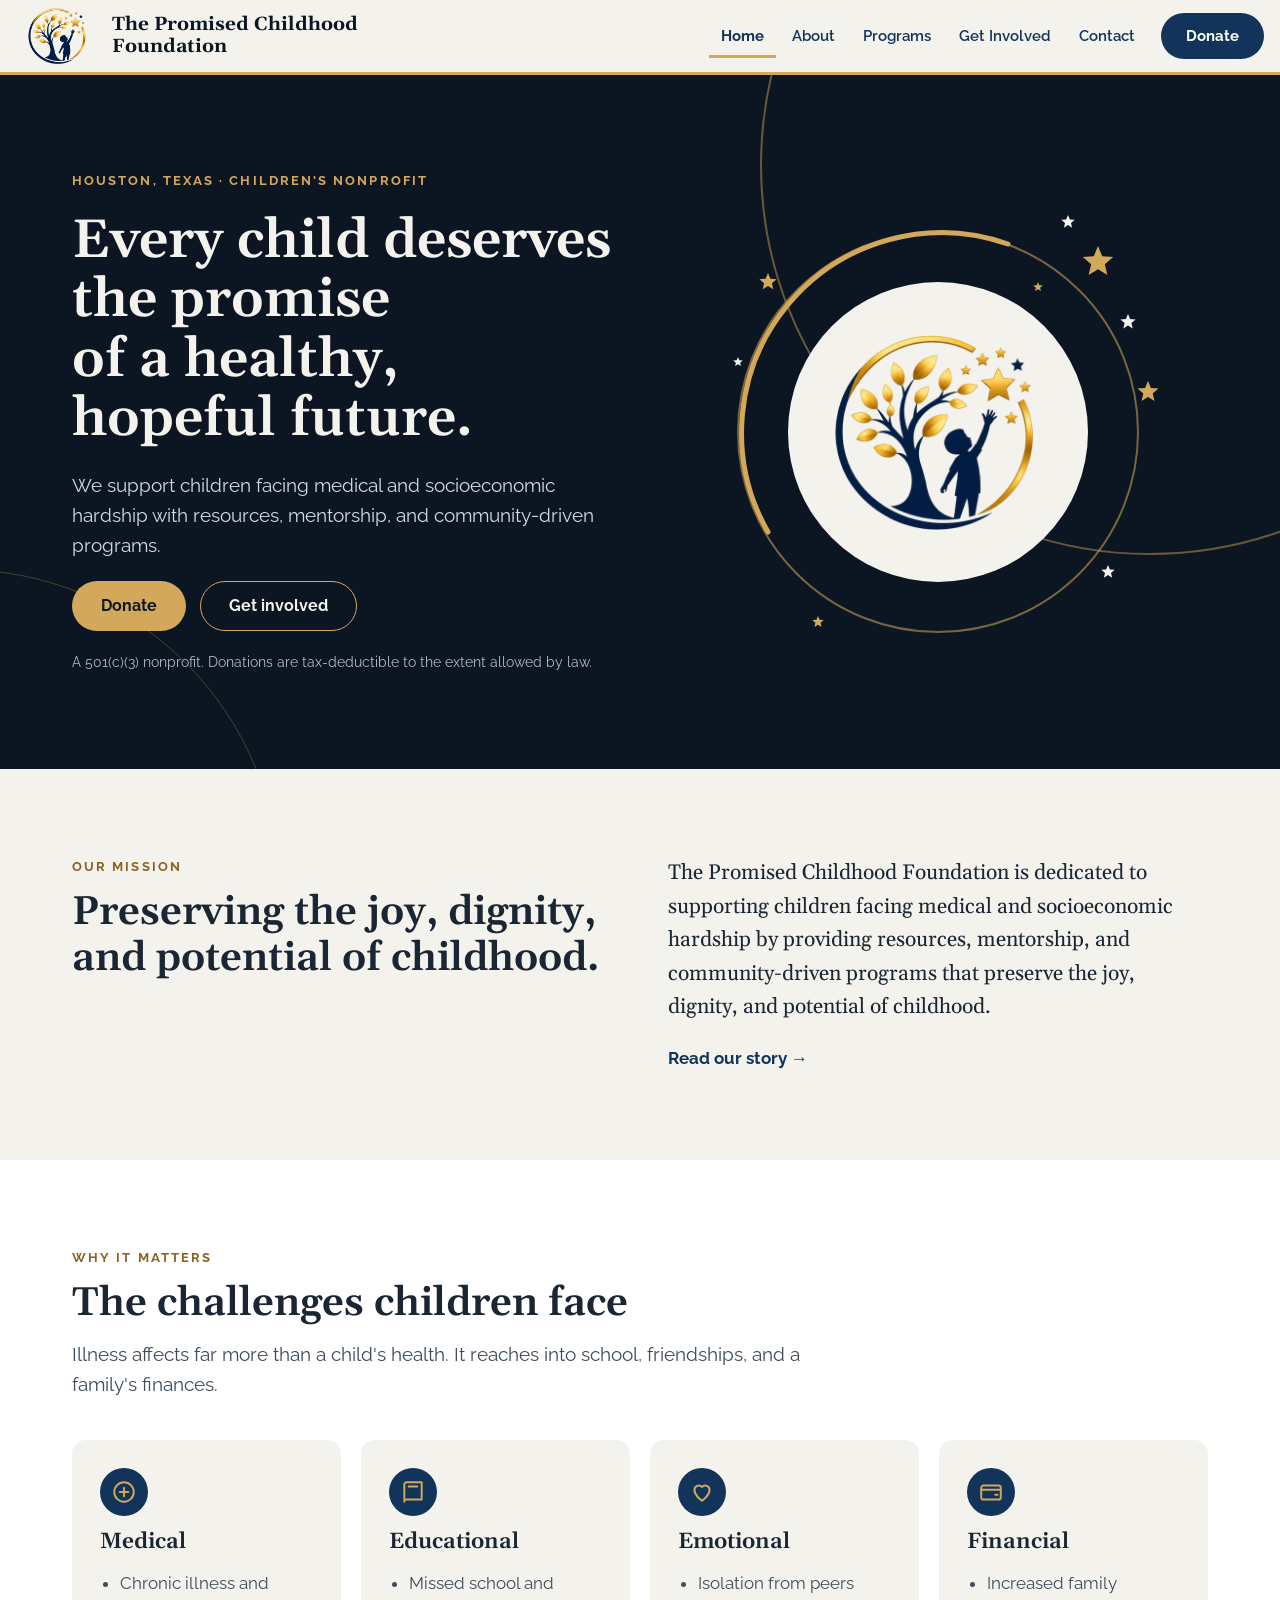
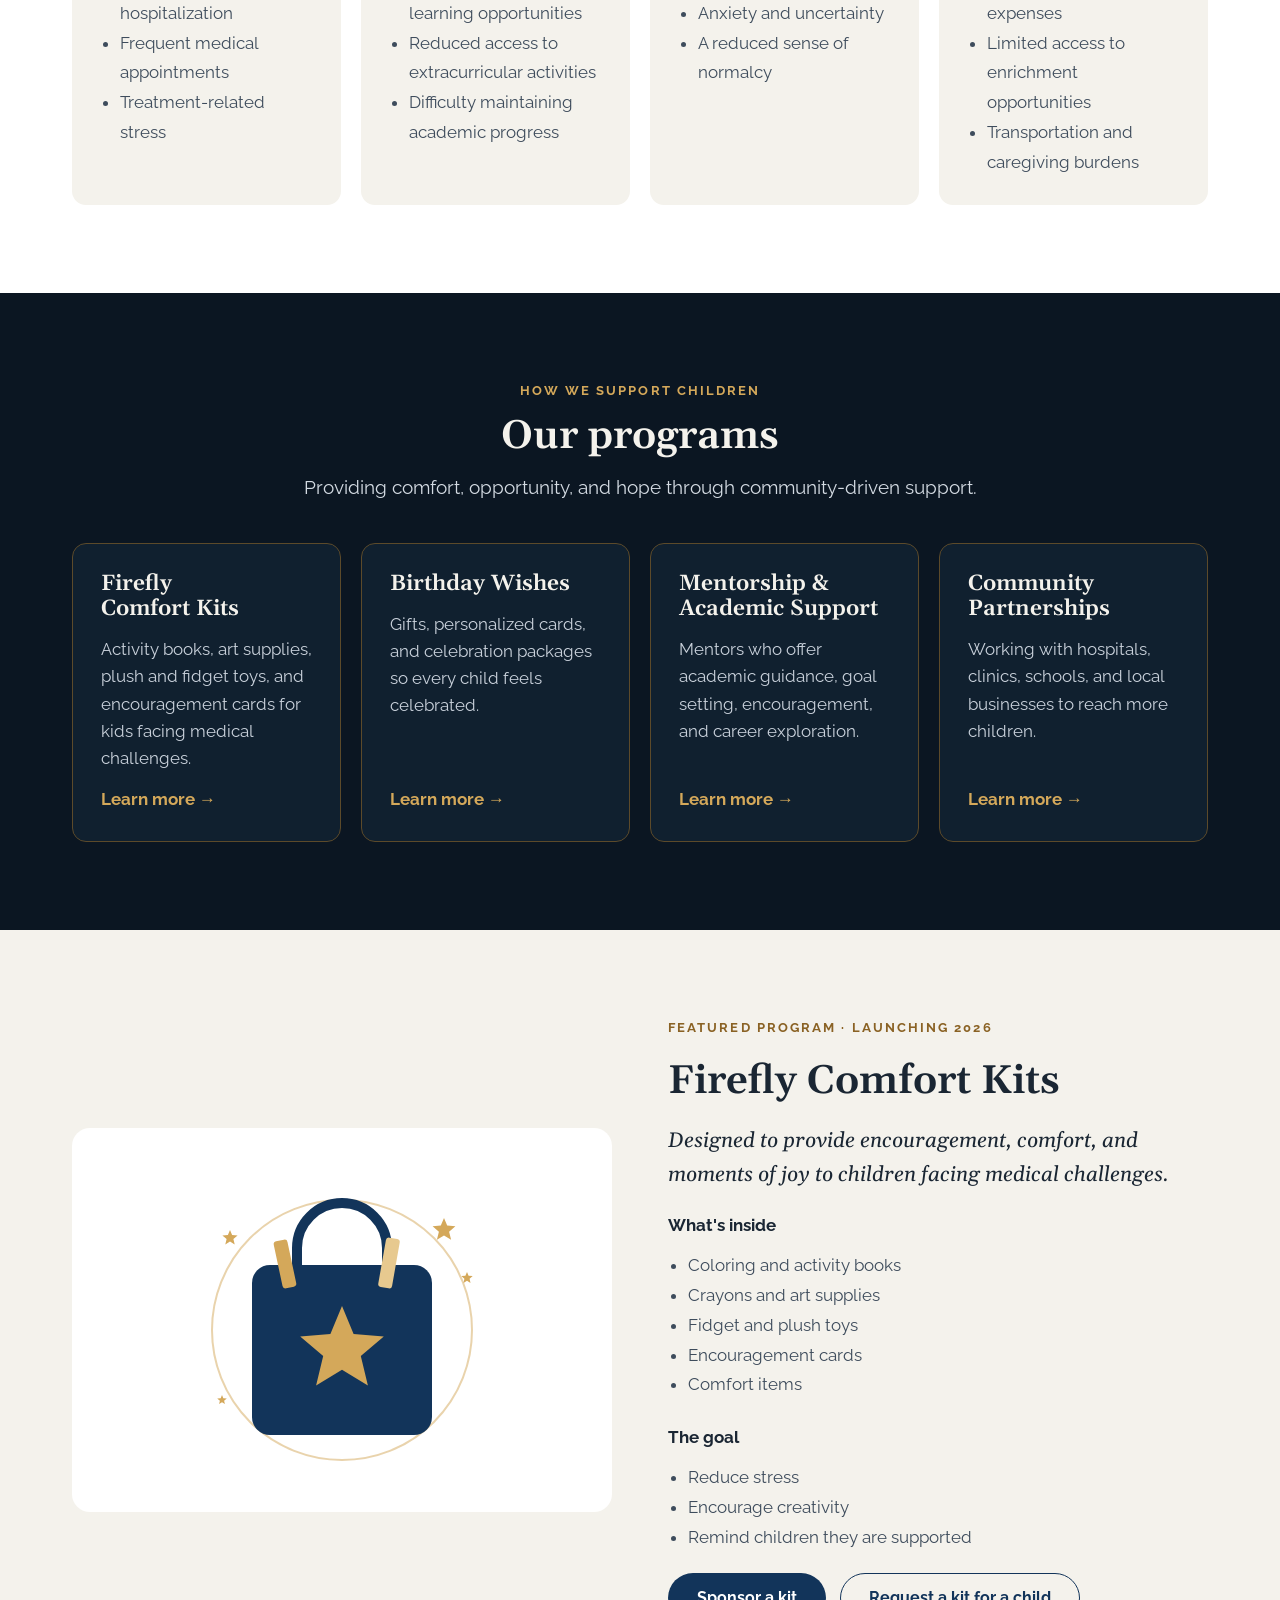
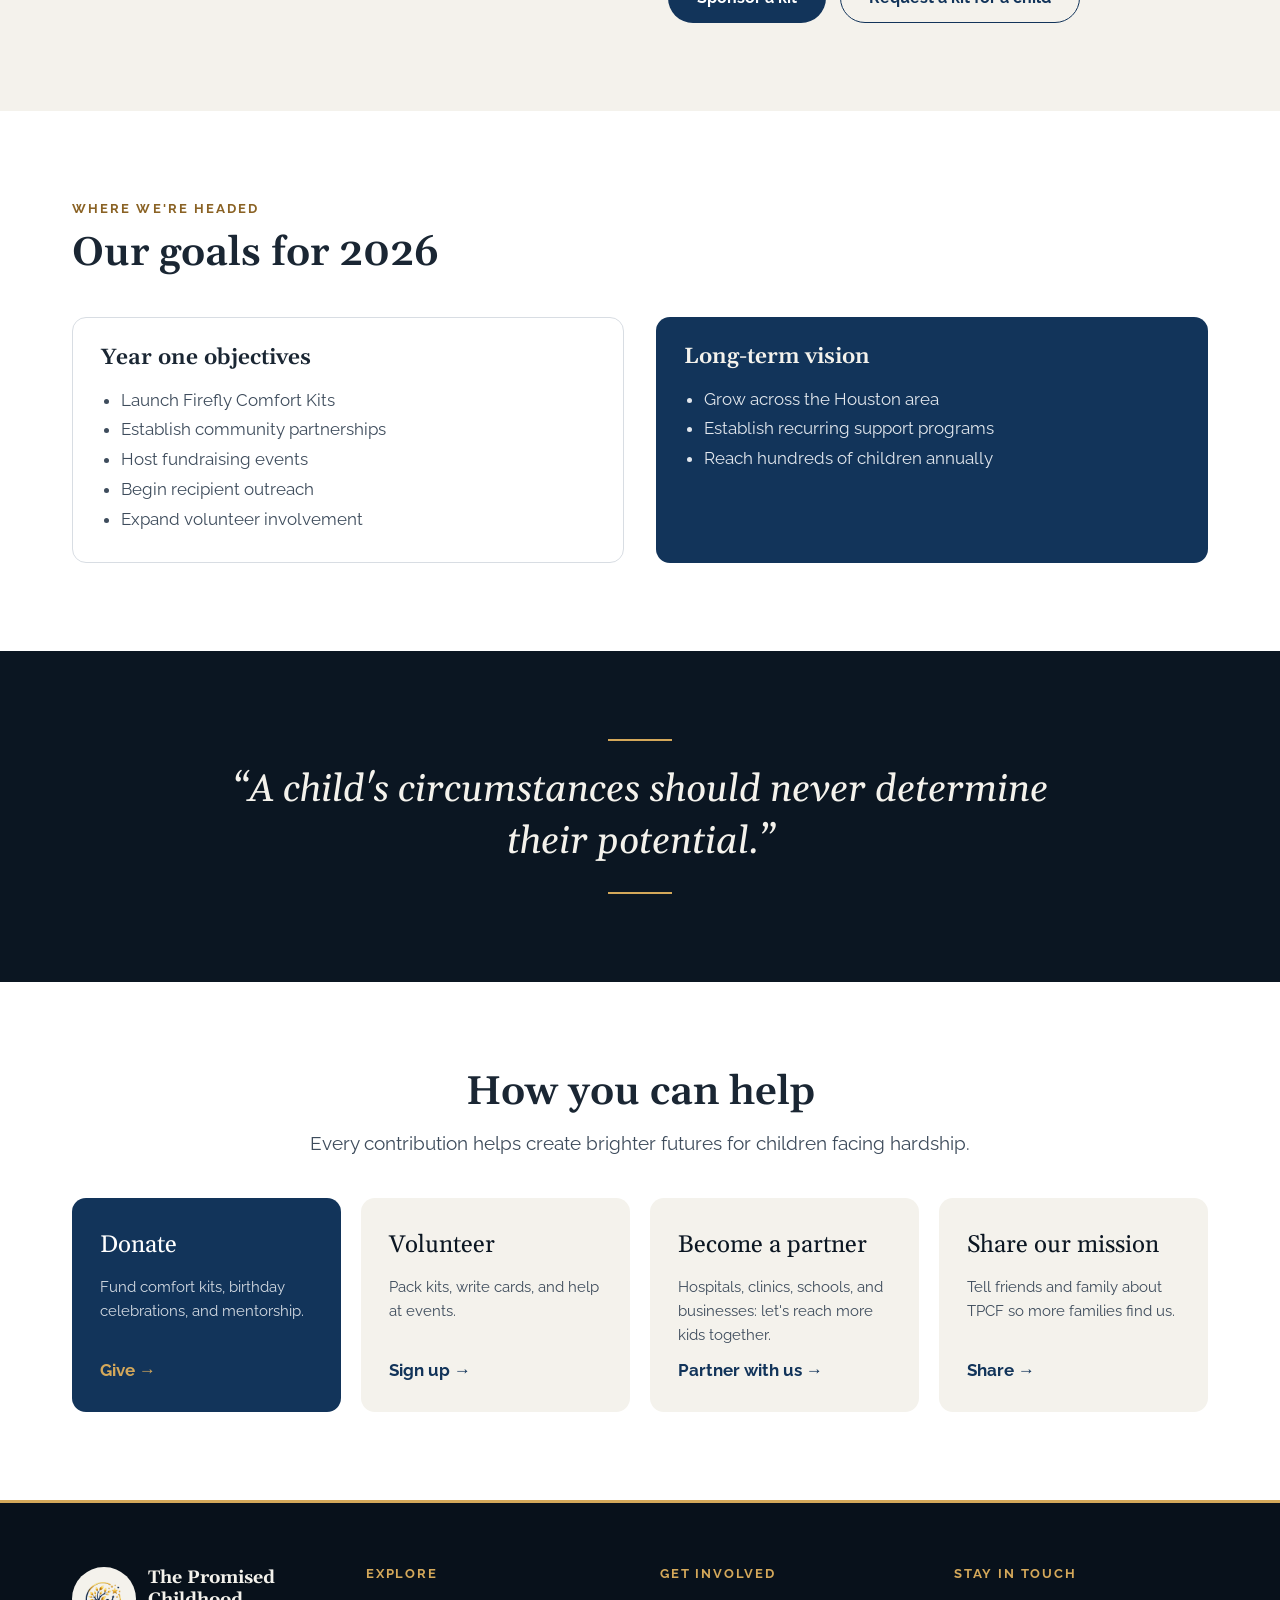
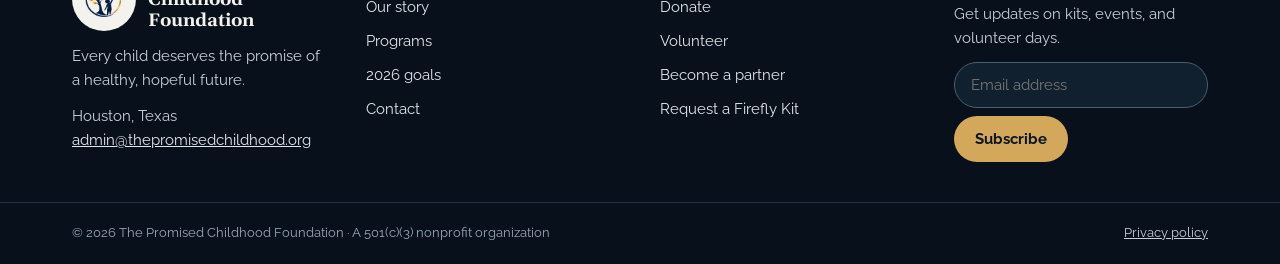
<file: index.html>
<!doctype html>
<html lang="en">
<head>
<meta charset="utf-8">
<meta name="viewport" content="width=device-width, initial-scale=1, viewport-fit=cover">
<title>The Promised Childhood Foundation</title>
<meta name="description" content="The Promised Childhood Foundation supports Houston-area children facing medical and socioeconomic hardship with resources, mentorship, and community-driven programs.">
<link rel="canonical" href="https://thepromisedchildhood.org/">
<meta property="og:type" content="website">
<meta property="og:site_name" content="The Promised Childhood Foundation">
<meta property="og:title" content="The Promised Childhood Foundation">
<meta property="og:description" content="The Promised Childhood Foundation supports Houston-area children facing medical and socioeconomic hardship with resources, mentorship, and community-driven programs.">
<meta property="og:url" content="https://thepromisedchildhood.org/">
<meta property="og:image" content="https://thepromisedchildhood.org/share-card.jpg">
<meta name="twitter:card" content="summary_large_image">
<link rel="icon" type="image/png" href="favicon.png">
<link rel="apple-touch-icon" href="apple-touch-icon.png">
<link rel="preconnect" href="https://fonts.googleapis.com">
<link rel="preconnect" href="https://fonts.gstatic.com" crossorigin>
<link rel="stylesheet" href="https://fonts.googleapis.com/css2?family=Gelasio:ital,wght@0,400;0,600;0,700;1,400&amp;family=Raleway:wght@400;500;600;700&amp;display=swap">
<link rel="stylesheet" href="styles.css">
</head>
<body>
<a class="skip-link" href="#main">Skip to content</a>
<header class="site-header">
  <div class="inner">
    <a class="brand" href="index.html">
      <img src="logo-mark.webp" alt="" width="84" height="56">
      <span>The Promised Childhood<br>Foundation</span>
    </a>
    <div class="header-actions">
      <a class="btn btn--primary header-donate" href="get-involved.html#donate">Donate</a>
      <button class="menu-toggle" type="button" aria-expanded="false" aria-controls="site-nav" aria-label="Open menu"><svg width="26" height="26" viewBox="0 0 24 24" fill="none" stroke="currentColor" stroke-width="2" stroke-linecap="round" aria-hidden="true"><path d="M4 7h16M4 12h16M4 17h16"/></svg></button>
    </div>
    <nav class="nav" id="site-nav" aria-label="Main">
      <a href="index.html" aria-current="page">Home</a>
      <a href="about.html">About</a>
      <a href="programs.html">Programs</a>
      <a href="get-involved.html">Get Involved</a>
      <a href="contact.html">Contact</a>
      <a class="btn btn--primary" href="get-involved.html#donate">Donate</a>
    </nav>
  </div>
</header>
<main id="main">

<section class="band band--navy arcs hero">
  <div class="wrap split">
    <div class="stack">
      <p class="eyebrow">Houston, Texas · Children's nonprofit</p>
      <h1>Every child deserves the promise of a healthy, hopeful future.</h1>
      <p class="lead">We support children facing medical and socioeconomic hardship with resources, mentorship, and community-driven programs.</p>
      <div class="btn-row">
        <a class="btn btn--gold" href="get-involved.html#donate">Donate</a>
        <a class="btn btn--outline-gold" href="get-involved.html">Get involved</a>
      </div>
      <p class="status-line">A 501(c)(3) nonprofit. Donations are tax-deductible to the extent allowed by law.</p>
    </div>
    <div class="hero-art"><svg viewBox="0 0 460 460" role="img" aria-label="The Promised Childhood Foundation logo: a child reaching toward stars beside a golden tree" xmlns="http://www.w3.org/2000/svg"><circle cx="230" cy="240" r="200" fill="none" stroke="#D4A85A" stroke-width="2" opacity=".55"/><path d="M 60 340 A 200 200 0 0 1 300 52" fill="none" stroke="#D4A85A" stroke-width="5" stroke-linecap="round"/><circle cx="230" cy="240" r="150" fill="#F4F2EC"/><image href="logo-mark.webp" x="84" y="143" width="292" height="195"/><polygon points="390.0,54.0 394.2,64.2 405.2,65.1 396.8,72.2 399.4,82.9 390.0,77.2 380.6,82.9 383.2,72.2 374.8,65.1 385.8,64.2" fill="#D4A85A"/><polygon points="420.0,122.0 422.1,127.1 427.6,127.5 423.4,131.1 424.7,136.5 420.0,133.6 415.3,136.5 416.6,131.1 412.4,127.5 417.9,127.1" fill="#F4F2EC"/><polygon points="360.0,23.0 361.9,27.5 366.7,27.8 363.0,31.0 364.1,35.7 360.0,33.1 355.9,35.7 357.0,31.0 353.3,27.8 358.1,27.5" fill="#F4F2EC"/><polygon points="440.0,189.0 442.9,196.0 450.5,196.6 444.7,201.5 446.5,208.9 440.0,204.9 433.5,208.9 435.3,201.5 429.5,196.6 437.1,196.0" fill="#D4A85A"/><polygon points="330.0,90.0 331.3,93.2 334.8,93.5 332.1,95.7 332.9,99.0 330.0,97.2 327.1,99.0 327.9,95.7 325.2,93.5 328.7,93.2" fill="#D4A85A"/><polygon points="60.0,81.0 62.4,86.7 68.6,87.2 63.9,91.3 65.3,97.3 60.0,94.0 54.7,97.3 56.1,91.3 51.4,87.2 57.6,86.7" fill="#D4A85A"/><polygon points="30.0,165.0 31.3,168.2 34.8,168.5 32.1,170.7 32.9,174.0 30.0,172.2 27.1,174.0 27.9,170.7 25.2,168.5 28.7,168.2" fill="#F4F2EC"/><polygon points="400.0,373.0 401.9,377.5 406.7,377.8 403.0,381.0 404.1,385.7 400.0,383.1 395.9,385.7 397.0,381.0 393.3,377.8 398.1,377.5" fill="#F4F2EC"/><polygon points="110.0,424.0 111.6,427.8 115.7,428.1 112.6,430.8 113.5,434.9 110.0,432.7 106.5,434.9 107.4,430.8 104.3,428.1 108.4,427.8" fill="#D4A85A"/></svg></div>
  </div>
</section>

<section class="band band--cream">
  <div class="wrap split split--top">
    <div class="stack stack--tight">
      <p class="eyebrow">Our mission</p>
      <h2>Preserving the joy, dignity, and potential of childhood.</h2>
    </div>
    <div class="stack">
      <p class="serif-lead">The Promised Childhood Foundation is dedicated to supporting children facing medical and socioeconomic hardship by providing resources, mentorship, and community-driven programs that preserve the joy, dignity, and potential of childhood.</p>
      <a class="text-link" href="about.html">Read our story →</a>
    </div>
  </div>
</section>

<section class="band band--white" aria-labelledby="challenges-h">
  <div class="wrap stack" style="gap:40px">
    <div class="stack stack--tight">
      <p class="eyebrow">Why it matters</p>
      <h2 id="challenges-h">The challenges children face</h2>
      <p class="lead">Illness affects far more than a child's health. It reaches into school, friendships, and a family's finances.</p>
    </div>
    <div class="grid grid--4">
      <div class="card"><span class="icon-disc" aria-hidden="true"><svg width="26" height="26" viewBox="0 0 24 24" fill="none" stroke="currentColor" stroke-width="1.8" stroke-linecap="round" stroke-linejoin="round"><circle cx="12" cy="12" r="9"/><path d="M12 8v8M8 12h8"/></svg></span><h3>Medical</h3><ul class="list"><li>Chronic illness and hospitalization</li><li>Frequent medical appointments</li><li>Treatment-related stress</li></ul></div>
      <div class="card"><span class="icon-disc" aria-hidden="true"><svg width="26" height="26" viewBox="0 0 24 24" fill="none" stroke="currentColor" stroke-width="1.8" stroke-linecap="round" stroke-linejoin="round"><path d="M4 19.5V5a2 2 0 0 1 2-2h14v16H6a2 2 0 0 0-2 2z"/><path d="M8 7h8"/></svg></span><h3>Educational</h3><ul class="list"><li>Missed school and learning opportunities</li><li>Reduced access to extracurricular activities</li><li>Difficulty maintaining academic progress</li></ul></div>
      <div class="card"><span class="icon-disc" aria-hidden="true"><svg width="26" height="26" viewBox="0 0 24 24" fill="none" stroke="currentColor" stroke-width="1.8" stroke-linecap="round" stroke-linejoin="round"><path d="M12 20s-7-4.4-7-10a4 4 0 0 1 7-2.6A4 4 0 0 1 19 10c0 5.6-7 10-7 10z"/></svg></span><h3>Emotional</h3><ul class="list"><li>Isolation from peers</li><li>Anxiety and uncertainty</li><li>A reduced sense of normalcy</li></ul></div>
      <div class="card"><span class="icon-disc" aria-hidden="true"><svg width="26" height="26" viewBox="0 0 24 24" fill="none" stroke="currentColor" stroke-width="1.8" stroke-linecap="round" stroke-linejoin="round"><rect x="3" y="6" width="18" height="13" rx="2"/><path d="M3 10h18M16 14.5h2"/></svg></span><h3>Financial</h3><ul class="list"><li>Increased family expenses</li><li>Limited access to enrichment opportunities</li><li>Transportation and caregiving burdens</li></ul></div>
    </div>
  </div>
</section>

<section class="band band--navy" aria-labelledby="programs-h">
  <div class="wrap stack" style="gap:40px">
    <div class="stack stack--tight center">
      <p class="eyebrow">How we support children</p>
      <h2 id="programs-h">Our programs</h2>
      <p class="lead">Providing comfort, opportunity, and hope through community-driven support.</p>
    </div>
    <div class="grid grid--4">
      <div class="card card--navy"><h3>Firefly Comfort Kits</h3><p class="grow">Activity books, art supplies, plush and fidget toys, and encouragement cards for kids facing medical challenges.</p><a class="text-link" href="programs.html#firefly">Learn more →</a></div>
      <div class="card card--navy"><h3>Birthday Wishes</h3><p class="grow">Gifts, personalized cards, and celebration packages so every child feels celebrated.</p><a class="text-link" href="programs.html#birthday">Learn more →</a></div>
      <div class="card card--navy"><h3>Mentorship &amp; Academic Support</h3><p class="grow">Mentors who offer academic guidance, goal setting, encouragement, and career exploration.</p><a class="text-link" href="programs.html#mentorship">Learn more →</a></div>
      <div class="card card--navy"><h3>Community Partnerships</h3><p class="grow">Working with hospitals, clinics, schools, and local businesses to reach more children.</p><a class="text-link" href="programs.html#partnerships">Learn more →</a></div>
      <!-- SHOW WHEN READY: Family Assistance card. Add a one-line description, then delete the word "hidden".
      <div class="card card--navy" hidden><h3>Family Assistance</h3><p class="grow">[Description]</p><a class="text-link" href="programs.html#family">Learn more →</a></div> -->
    </div>
  </div>
</section>

<section class="band band--cream">
  <div class="wrap split">
    <div class="art-panel"><svg viewBox="0 0 320 320" role="img" aria-label="Illustration of a Firefly Comfort Kit bag with a gold star" xmlns="http://www.w3.org/2000/svg"><circle cx="160" cy="170" r="130" fill="none" stroke="#D4A85A" stroke-width="2" opacity=".5"/><path d="M115 110 v-22 a45 45 0 0 1 90 0 v22" fill="none" stroke="#12345A" stroke-width="10" stroke-linecap="round"/><rect x="70" y="105" width="180" height="170" rx="18" fill="#12345A"/><rect x="96" y="80" width="14" height="48" rx="3" fill="#D4A85A" transform="rotate(-12 103 104)"/><rect x="200" y="78" width="14" height="50" rx="3" fill="#E7C98F" transform="rotate(10 207 103)"/><polygon points="160.0,146.0 171.6,174.0 201.8,176.4 178.8,196.1 185.9,225.6 160.0,209.8 134.1,225.6 141.2,196.1 118.2,176.4 148.4,174.0" fill="#D4A85A"/><polygon points="262.0,58.0 265.2,65.6 273.4,66.3 267.1,71.7 269.1,79.7 262.0,75.4 254.9,79.7 256.9,71.7 250.6,66.3 258.8,65.6" fill="#D4A85A"/><polygon points="285.0,112.0 286.6,115.8 290.7,116.1 287.6,118.8 288.5,122.9 285.0,120.7 281.5,122.9 282.4,118.8 279.3,116.1 283.4,115.8" fill="#D4A85A"/><polygon points="48.0,70.0 50.1,75.1 55.6,75.5 51.4,79.1 52.7,84.5 48.0,81.6 43.3,84.5 44.6,79.1 40.4,75.5 45.9,75.1" fill="#D4A85A"/><polygon points="40.0,235.0 41.3,238.2 44.8,238.5 42.1,240.7 42.9,244.0 40.0,242.2 37.1,244.0 37.9,240.7 35.2,238.5 38.7,238.2" fill="#D4A85A"/></svg></div>
    <div class="stack">
      <p class="eyebrow">Featured program · Launching 2026</p>
      <h2>Firefly Comfort Kits</h2>
      <p class="serif-lead italic">Designed to provide encouragement, comfort, and moments of joy to children facing medical challenges.</p>
      <div class="grid grid--2" style="gap:24px">
        <div class="stack stack--tight"><strong>What's inside</strong><ul class="list"><li>Coloring and activity books</li><li>Crayons and art supplies</li><li>Fidget and plush toys</li><li>Encouragement cards</li><li>Comfort items</li></ul></div>
        <div class="stack stack--tight"><strong>The goal</strong><ul class="list"><li>Reduce stress</li><li>Encourage creativity</li><li>Remind children they are supported</li></ul></div>
      </div>
      <div class="btn-row">
        <a class="btn btn--primary" href="get-involved.html#donate">Sponsor a kit</a>
        <a class="btn btn--outline" href="contact.html#request">Request a kit for a child</a>
      </div>
    </div>
  </div>
</section>

<section class="band band--white" aria-labelledby="goals-h">
  <div class="wrap stack" style="gap:40px">
    <div class="stack stack--tight">
      <p class="eyebrow">Where we're headed</p>
      <h2 id="goals-h">Our goals for 2026</h2>
    </div>
    <div class="grid grid--2">
      <div class="card card--outline"><h3>Year one objectives</h3><ul class="list"><li>Launch Firefly Comfort Kits</li><li>Establish community partnerships</li><li>Host fundraising events</li><li>Begin recipient outreach</li><li>Expand volunteer involvement</li></ul></div>
      <div class="card card--blue"><h3>Long-term vision</h3><ul class="list"><li>Grow across the Houston area</li><li>Establish recurring support programs</li><li>Reach hundreds of children annually</li></ul></div>
    </div>
    <!-- SHOW WHEN READY: impact numbers. Replace each [#] with a real count, then delete the word "hidden".
    <div class="grid grid--auto" hidden>
      <div class="card center"><h3>[#]</h3><p>Firefly Kits delivered</p></div>
      <div class="card center"><h3>[#]</h3><p>Birthdays celebrated</p></div>
      <div class="card center"><h3>[#]</h3><p>Volunteers engaged</p></div>
    </div> -->
  </div>
</section>

<section class="band band--navy">
  <div class="wrap wrap--narrow stack center" style="gap:24px">
    <hr class="rule-gold">
    <blockquote class="quote">“A child's circumstances should never determine their potential.”</blockquote>
    <hr class="rule-gold">
  </div>
</section>

<section class="band band--white" aria-labelledby="help-h">
  <div class="wrap stack" style="gap:40px">
    <div class="stack stack--tight center">
      <h2 id="help-h">How you can help</h2>
      <p class="lead">Every contribution helps create brighter futures for children facing hardship.</p>
    </div>
    <div class="grid grid--4">
      <a class="help-card help-card--primary" href="get-involved.html#donate"><span class="t">Donate</span><span class="d">Fund comfort kits, birthday celebrations, and mentorship.</span><span class="go">Give →</span></a>
      <a class="help-card" href="get-involved.html#volunteer"><span class="t">Volunteer</span><span class="d">Pack kits, write cards, and help at events.</span><span class="go">Sign up →</span></a>
      <a class="help-card" href="get-involved.html#partner"><span class="t">Become a partner</span><span class="d">Hospitals, clinics, schools, and businesses: let's reach more kids together.</span><span class="go">Partner with us →</span></a>
      <a class="help-card" href="get-involved.html#share"><span class="t">Share our mission</span><span class="d">Tell friends and family about TPCF so more families find us.</span><span class="go">Share →</span></a>
    </div>
  </div>
</section>
</main>
<footer class="site-footer">
  <div class="wrap">
    <div class="stack stack--tight">
      <div class="foot-brand"><span class="disc"><img src="logo-mark.webp" alt="" width="52" height="35"></span><span>The Promised Childhood Foundation</span></div>
      <p>Every child deserves the promise of a healthy, hopeful future.</p>
      <p>Houston, Texas<br><a href="mailto:admin@thepromisedchildhood.org">admin@thepromisedchildhood.org</a></p>
    </div>
    <nav aria-label="Footer: explore">
      <h2>Explore</h2>
      <a href="about.html">Our story</a>
      <a href="programs.html">Programs</a>
      <a href="about.html#goals">2026 goals</a>
      <a href="contact.html">Contact</a>
    </nav>
    <nav aria-label="Footer: get involved">
      <h2>Get involved</h2>
      <a href="get-involved.html#donate">Donate</a>
      <a href="get-involved.html#volunteer">Volunteer</a>
      <a href="get-involved.html#partner">Become a partner</a>
      <a href="contact.html#request">Request a Firefly Kit</a>
    </nav>
    <div class="stack stack--tight">
      <h2>Stay in touch</h2>
      <form data-form="newsletter" data-success="You're on the list. Thank you!" class="stack stack--tight" novalidate>
        <input type="hidden" name="form" value="newsletter">
        <label for="ft-email">Get updates on kits, events, and volunteer days.</label>
        <div class="newsletter">
          <input id="ft-email" name="email" type="email" placeholder="Email address" autocomplete="email" required>
          <button class="btn btn--gold" type="submit">Subscribe</button>
        </div>
        <p class="hp" aria-hidden="true"><label>Leave blank <input type="text" name="_gotcha" tabindex="-1" autocomplete="off"></label></p>
        <p class="form-status" role="status" hidden></p>
      </form>
      <!-- SHOW WHEN READY: social media links. Replace # with real profile URLs, then delete the word "hidden".
      <div class="btn-row" hidden>
        <a href="#">Instagram</a> <a href="#">TikTok</a> <a href="#">LinkedIn</a> <a href="#">Facebook</a>
      </div> -->
    </div>
  </div>
  <div class="footer-bottom">
    <div class="wrap">
      <span>© <span data-year>2026</span> The Promised Childhood Foundation · A 501(c)(3) nonprofit organization</span>
      <a href="privacy.html">Privacy policy</a>
    </div>
  </div>
</footer>
<script src="site.js"></script>
</body>
</html>
</file>
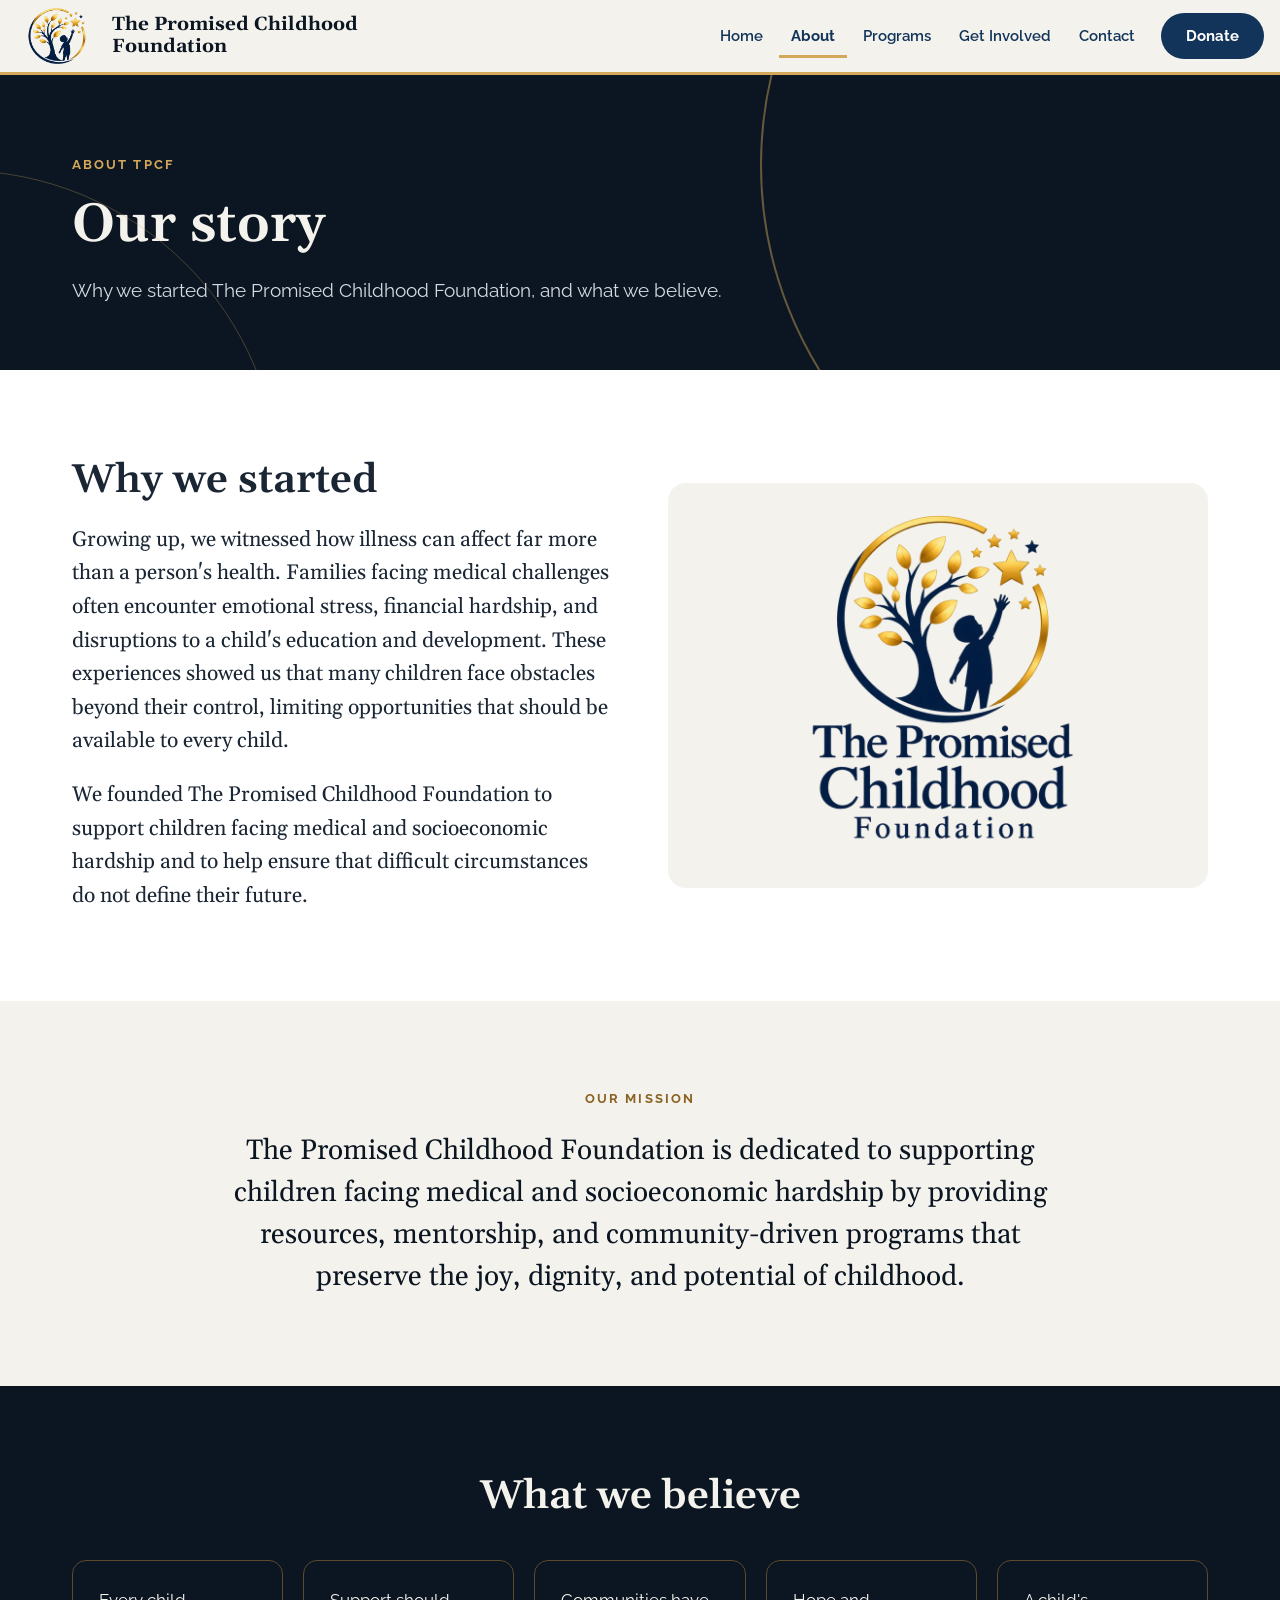
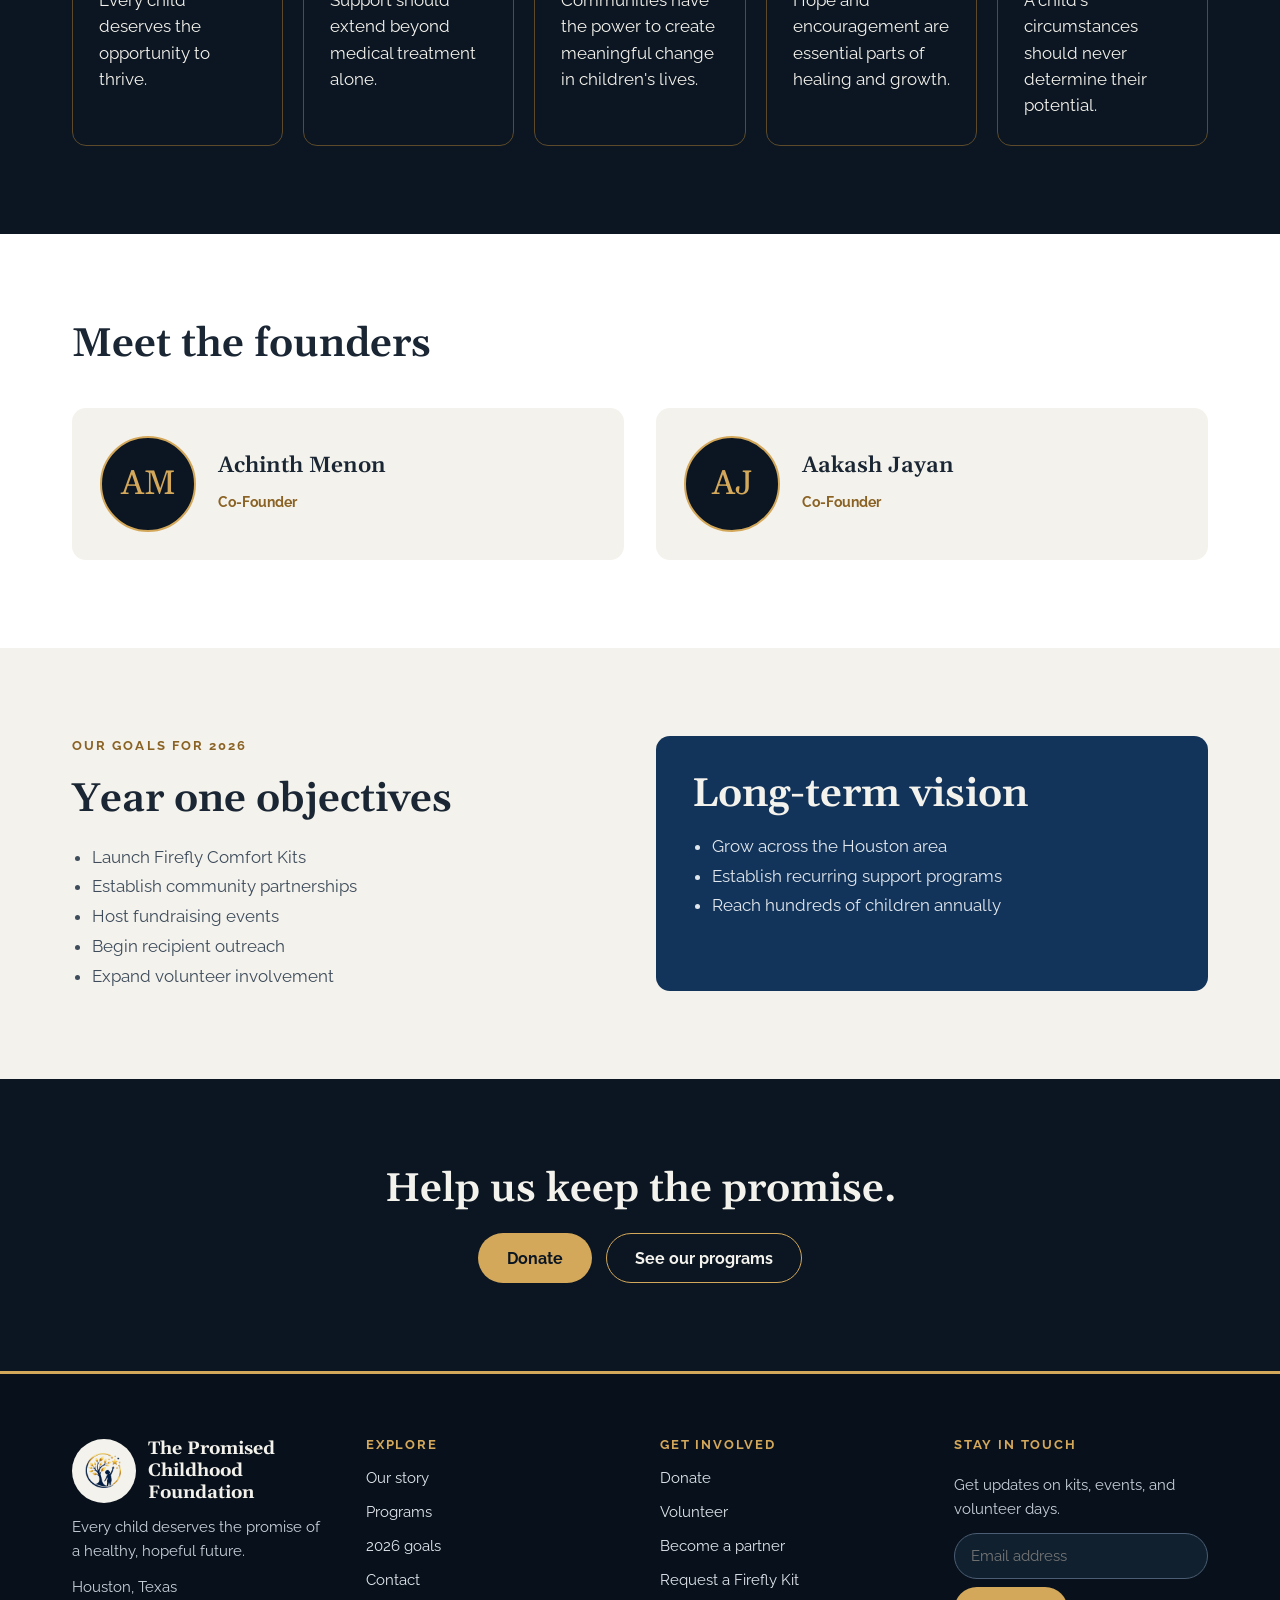
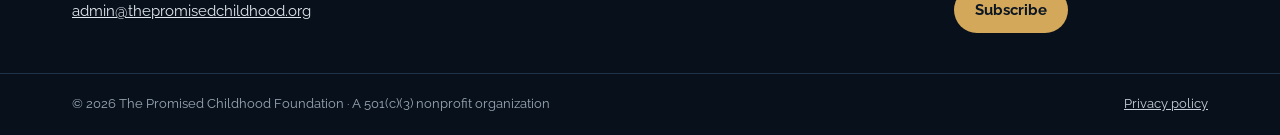
<file: about.html>
<!doctype html>
<html lang="en">
<head>
<meta charset="utf-8">
<meta name="viewport" content="width=device-width, initial-scale=1, viewport-fit=cover">
<title>Our Story | The Promised Childhood Foundation</title>
<meta name="description" content="Why two Houston friends started The Promised Childhood Foundation, what we believe, and our goals for 2026.">
<link rel="canonical" href="https://thepromisedchildhood.org/about.html">
<meta property="og:type" content="website">
<meta property="og:site_name" content="The Promised Childhood Foundation">
<meta property="og:title" content="Our Story | The Promised Childhood Foundation">
<meta property="og:description" content="Why two Houston friends started The Promised Childhood Foundation, what we believe, and our goals for 2026.">
<meta property="og:url" content="https://thepromisedchildhood.org/about.html">
<meta property="og:image" content="https://thepromisedchildhood.org/share-card.jpg">
<meta name="twitter:card" content="summary_large_image">
<link rel="icon" type="image/png" href="favicon.png">
<link rel="apple-touch-icon" href="apple-touch-icon.png">
<link rel="preconnect" href="https://fonts.googleapis.com">
<link rel="preconnect" href="https://fonts.gstatic.com" crossorigin>
<link rel="stylesheet" href="https://fonts.googleapis.com/css2?family=Gelasio:ital,wght@0,400;0,600;0,700;1,400&amp;family=Raleway:wght@400;500;600;700&amp;display=swap">
<link rel="stylesheet" href="styles.css">
</head>
<body>
<a class="skip-link" href="#main">Skip to content</a>
<header class="site-header">
  <div class="inner">
    <a class="brand" href="index.html">
      <img src="logo-mark.webp" alt="" width="84" height="56">
      <span>The Promised Childhood<br>Foundation</span>
    </a>
    <div class="header-actions">
      <a class="btn btn--primary header-donate" href="get-involved.html#donate">Donate</a>
      <button class="menu-toggle" type="button" aria-expanded="false" aria-controls="site-nav" aria-label="Open menu"><svg width="26" height="26" viewBox="0 0 24 24" fill="none" stroke="currentColor" stroke-width="2" stroke-linecap="round" aria-hidden="true"><path d="M4 7h16M4 12h16M4 17h16"/></svg></button>
    </div>
    <nav class="nav" id="site-nav" aria-label="Main">
      <a href="index.html">Home</a>
      <a href="about.html" aria-current="page">About</a>
      <a href="programs.html">Programs</a>
      <a href="get-involved.html">Get Involved</a>
      <a href="contact.html">Contact</a>
      <a class="btn btn--primary" href="get-involved.html#donate">Donate</a>
    </nav>
  </div>
</header>
<main id="main">
<section class="band band--navy arcs">
  <div class="wrap stack" style="padding-block:80px 64px">
    <p class="eyebrow">About TPCF</p>
    <h1>Our story</h1>
    <p class="lead">Why we started The Promised Childhood Foundation, and what we believe.</p>
    
  </div>
</section>

<section class="band band--white">
  <div class="wrap split">
    <div class="stack">
      <h2>Why we started</h2>
      <p class="serif-lead">Growing up, we witnessed how illness can affect far more than a person's health. Families facing medical challenges often encounter emotional stress, financial hardship, and disruptions to a child's education and development. These experiences showed us that many children face obstacles beyond their control, limiting opportunities that should be available to every child.</p>
      <p class="serif-lead">We founded The Promised Childhood Foundation to support children facing medical and socioeconomic hardship and to help ensure that difficult circumstances do not define their future.</p>
    </div>
    <div class="art-panel"><img src="logo-full.webp" alt="The Promised Childhood Foundation logo" width="700" height="704" style="width:100%;max-width:340px"></div>
  </div>
</section>

<section class="band band--cream">
  <div class="wrap wrap--narrow stack center">
    <p class="eyebrow">Our mission</p>
    <p class="serif-lead" style="font-size:clamp(22px,2.6vw,28px);line-height:1.5;color:var(--navy)">The Promised Childhood Foundation is dedicated to supporting children facing medical and socioeconomic hardship by providing resources, mentorship, and community-driven programs that preserve the joy, dignity, and potential of childhood.</p>
  </div>
</section>

<section class="band band--navy" aria-labelledby="beliefs-h">
  <div class="wrap stack" style="gap:40px">
    <h2 id="beliefs-h" style="text-align:center">What we believe</h2>
    <div class="grid grid--auto">
      <div class="belief"><span>Every child deserves the opportunity to thrive.</span></div>
      <div class="belief"><span>Support should extend beyond medical treatment alone.</span></div>
      <div class="belief"><span>Communities have the power to create meaningful change in children's lives.</span></div>
      <div class="belief"><span>Hope and encouragement are essential parts of healing and growth.</span></div>
      <div class="belief"><span>A child's circumstances should never determine their potential.</span></div>
    </div>
  </div>
</section>

<section class="band band--white" aria-labelledby="founders-h">
  <div class="wrap stack" style="gap:40px">
    <h2 id="founders-h">Meet the founders</h2>
    <div class="grid grid--2">
      <div class="card"><div class="founder"><span class="monogram" aria-hidden="true">AM</span><div class="stack stack--tight"><h3>Achinth Menon</h3><span class="role">Co-Founder</span>
        <!-- SHOW WHEN READY: bio. Replace the text, then delete the word "hidden". --><p hidden>[2–3 sentence bio]</p></div></div></div>
      <div class="card"><div class="founder"><span class="monogram" aria-hidden="true">AJ</span><div class="stack stack--tight"><h3>Aakash Jayan</h3><span class="role">Co-Founder</span>
        <!-- SHOW WHEN READY: bio. Replace the text, then delete the word "hidden". --><p hidden>[2–3 sentence bio]</p></div></div></div>
    </div>
  </div>
</section>

<section class="band band--cream" id="goals" aria-labelledby="goals2-h">
  <div class="wrap grid grid--2">
    <div class="stack">
      <p class="eyebrow">Our goals for 2026</p>
      <h2 id="goals2-h">Year one objectives</h2>
      <ul class="list"><li>Launch Firefly Comfort Kits</li><li>Establish community partnerships</li><li>Host fundraising events</li><li>Begin recipient outreach</li><li>Expand volunteer involvement</li></ul>
    </div>
    <div class="card card--blue" style="padding:36px"><h2>Long-term vision</h2><ul class="list"><li>Grow across the Houston area</li><li>Establish recurring support programs</li><li>Reach hundreds of children annually</li></ul></div>
  </div>
</section>

<section class="band band--navy">
  <div class="wrap wrap--narrow stack center">
    <h2>Help us keep the promise.</h2>
    <div class="btn-row" style="justify-content:center">
      <a class="btn btn--gold" href="get-involved.html#donate">Donate</a>
      <a class="btn btn--outline-gold" href="programs.html">See our programs</a>
    </div>
  </div>
</section>
</main>
<footer class="site-footer">
  <div class="wrap">
    <div class="stack stack--tight">
      <div class="foot-brand"><span class="disc"><img src="logo-mark.webp" alt="" width="52" height="35"></span><span>The Promised Childhood Foundation</span></div>
      <p>Every child deserves the promise of a healthy, hopeful future.</p>
      <p>Houston, Texas<br><a href="mailto:admin@thepromisedchildhood.org">admin@thepromisedchildhood.org</a></p>
    </div>
    <nav aria-label="Footer: explore">
      <h2>Explore</h2>
      <a href="about.html">Our story</a>
      <a href="programs.html">Programs</a>
      <a href="about.html#goals">2026 goals</a>
      <a href="contact.html">Contact</a>
    </nav>
    <nav aria-label="Footer: get involved">
      <h2>Get involved</h2>
      <a href="get-involved.html#donate">Donate</a>
      <a href="get-involved.html#volunteer">Volunteer</a>
      <a href="get-involved.html#partner">Become a partner</a>
      <a href="contact.html#request">Request a Firefly Kit</a>
    </nav>
    <div class="stack stack--tight">
      <h2>Stay in touch</h2>
      <form data-form="newsletter" data-success="You're on the list. Thank you!" class="stack stack--tight" novalidate>
        <input type="hidden" name="form" value="newsletter">
        <label for="ft-email">Get updates on kits, events, and volunteer days.</label>
        <div class="newsletter">
          <input id="ft-email" name="email" type="email" placeholder="Email address" autocomplete="email" required>
          <button class="btn btn--gold" type="submit">Subscribe</button>
        </div>
        <p class="hp" aria-hidden="true"><label>Leave blank <input type="text" name="_gotcha" tabindex="-1" autocomplete="off"></label></p>
        <p class="form-status" role="status" hidden></p>
      </form>
      <!-- SHOW WHEN READY: social media links. Replace # with real profile URLs, then delete the word "hidden".
      <div class="btn-row" hidden>
        <a href="#">Instagram</a> <a href="#">TikTok</a> <a href="#">LinkedIn</a> <a href="#">Facebook</a>
      </div> -->
    </div>
  </div>
  <div class="footer-bottom">
    <div class="wrap">
      <span>© <span data-year>2026</span> The Promised Childhood Foundation · A 501(c)(3) nonprofit organization</span>
      <a href="privacy.html">Privacy policy</a>
    </div>
  </div>
</footer>
<script src="site.js"></script>
</body>
</html>
</file>
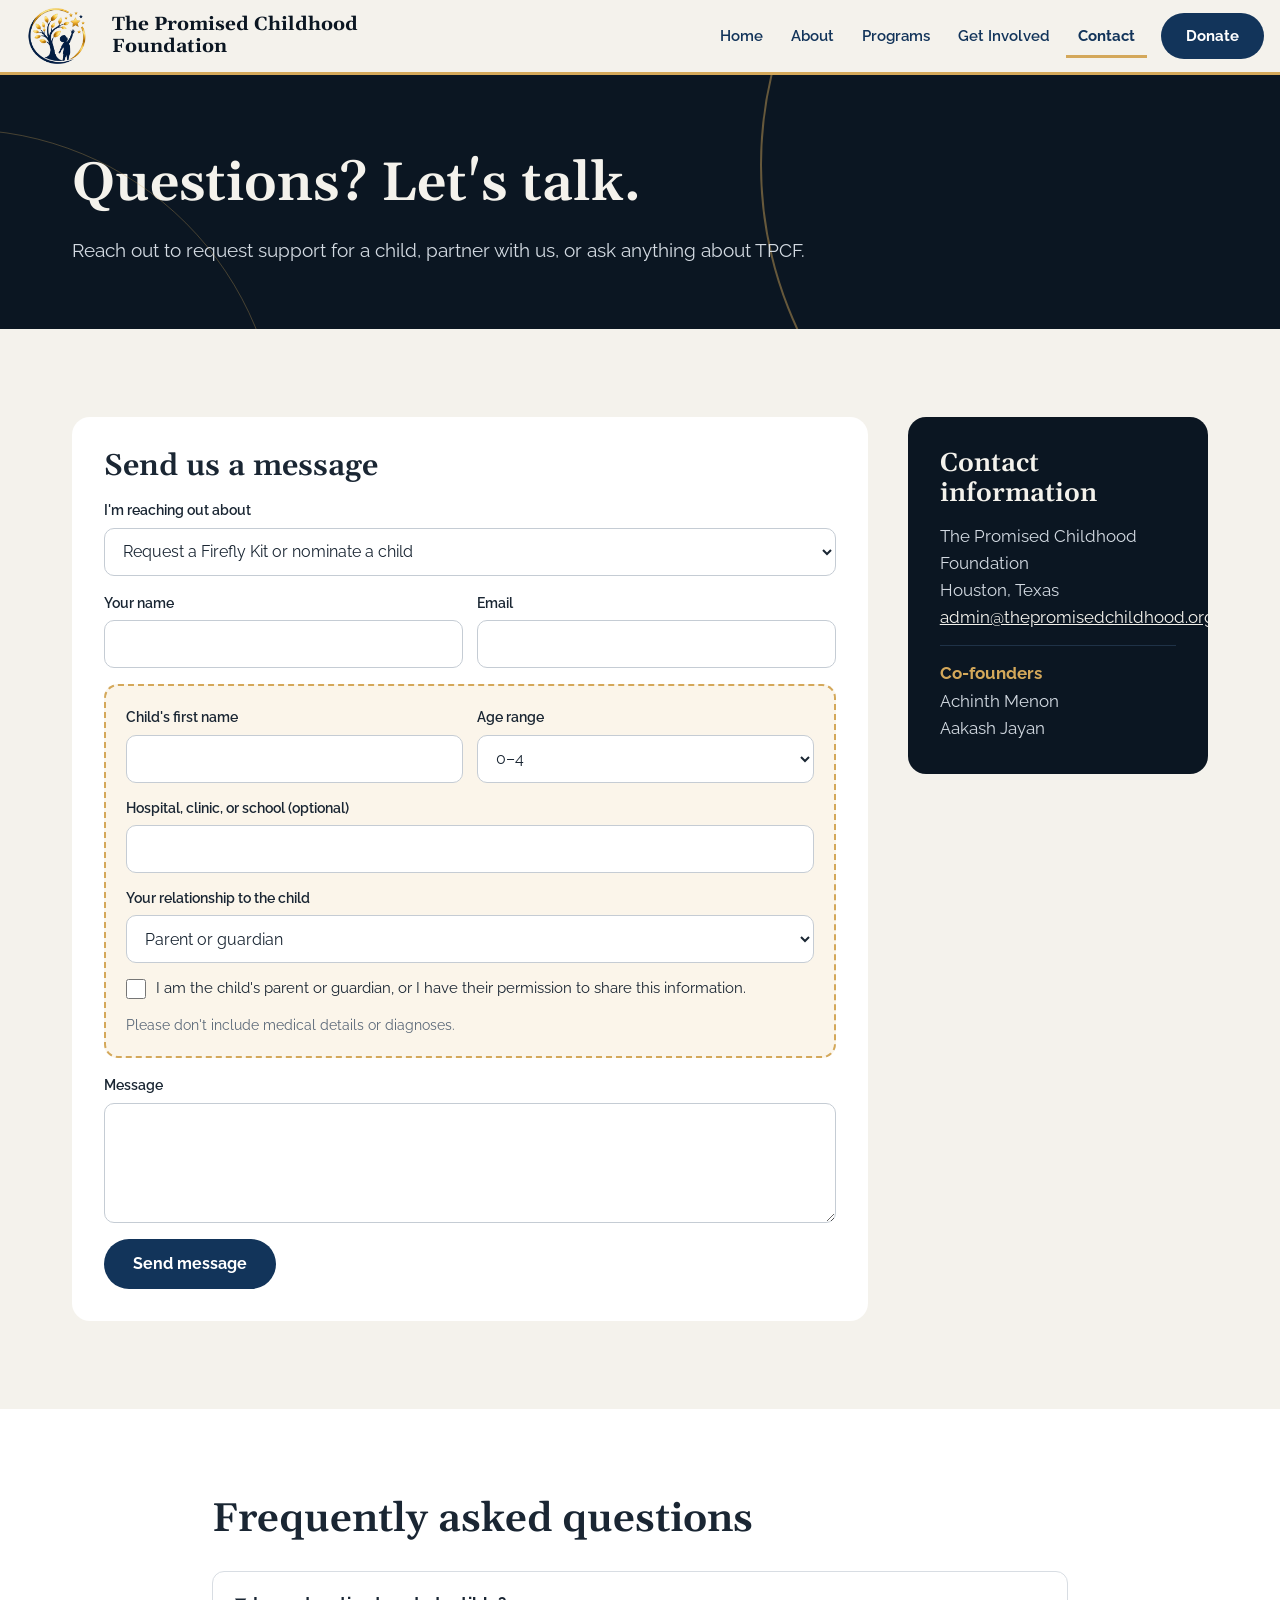
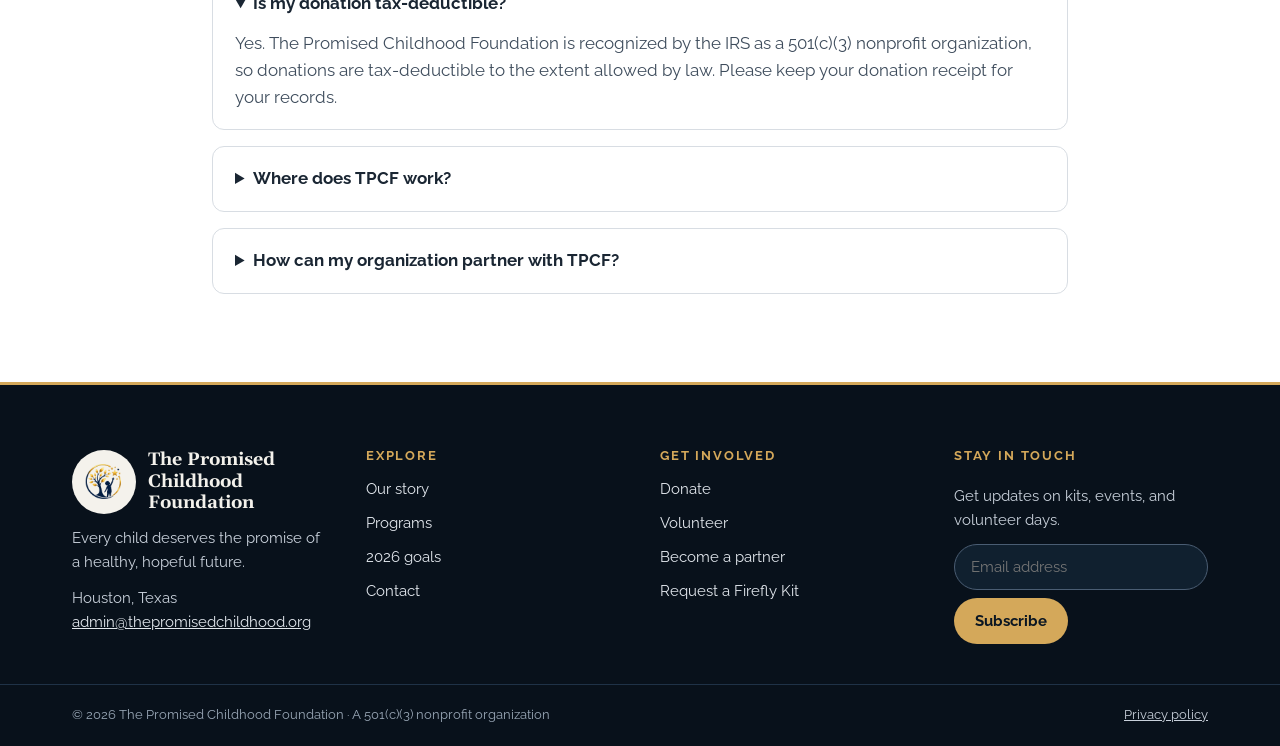
<file: contact.html>
<!doctype html>
<html lang="en">
<head>
<meta charset="utf-8">
<meta name="viewport" content="width=device-width, initial-scale=1, viewport-fit=cover">
<title>Contact | The Promised Childhood Foundation</title>
<meta name="description" content="Contact The Promised Childhood Foundation to request a Firefly Kit, nominate a child, volunteer, or partner with us.">
<link rel="canonical" href="https://thepromisedchildhood.org/contact.html">
<meta property="og:type" content="website">
<meta property="og:site_name" content="The Promised Childhood Foundation">
<meta property="og:title" content="Contact | The Promised Childhood Foundation">
<meta property="og:description" content="Contact The Promised Childhood Foundation to request a Firefly Kit, nominate a child, volunteer, or partner with us.">
<meta property="og:url" content="https://thepromisedchildhood.org/contact.html">
<meta property="og:image" content="https://thepromisedchildhood.org/share-card.jpg">
<meta name="twitter:card" content="summary_large_image">
<link rel="icon" type="image/png" href="favicon.png">
<link rel="apple-touch-icon" href="apple-touch-icon.png">
<link rel="preconnect" href="https://fonts.googleapis.com">
<link rel="preconnect" href="https://fonts.gstatic.com" crossorigin>
<link rel="stylesheet" href="https://fonts.googleapis.com/css2?family=Gelasio:ital,wght@0,400;0,600;0,700;1,400&amp;family=Raleway:wght@400;500;600;700&amp;display=swap">
<link rel="stylesheet" href="styles.css">
</head>
<body>
<a class="skip-link" href="#main">Skip to content</a>
<header class="site-header">
  <div class="inner">
    <a class="brand" href="index.html">
      <img src="logo-mark.webp" alt="" width="84" height="56">
      <span>The Promised Childhood<br>Foundation</span>
    </a>
    <div class="header-actions">
      <a class="btn btn--primary header-donate" href="get-involved.html#donate">Donate</a>
      <button class="menu-toggle" type="button" aria-expanded="false" aria-controls="site-nav" aria-label="Open menu"><svg width="26" height="26" viewBox="0 0 24 24" fill="none" stroke="currentColor" stroke-width="2" stroke-linecap="round" aria-hidden="true"><path d="M4 7h16M4 12h16M4 17h16"/></svg></button>
    </div>
    <nav class="nav" id="site-nav" aria-label="Main">
      <a href="index.html">Home</a>
      <a href="about.html">About</a>
      <a href="programs.html">Programs</a>
      <a href="get-involved.html">Get Involved</a>
      <a href="contact.html" aria-current="page">Contact</a>
      <a class="btn btn--primary" href="get-involved.html#donate">Donate</a>
    </nav>
  </div>
</header>
<main id="main">
<section class="band band--navy arcs">
  <div class="wrap stack" style="padding-block:80px 64px">
    
    <h1>Questions? Let's talk.</h1>
    <p class="lead">Reach out to request support for a child, partner with us, or ask anything about TPCF.</p>
    
  </div>
</section>

<section class="band band--cream" id="request">
  <div class="wrap" style="display:flex;flex-wrap:wrap;gap:40px;align-items:flex-start">
    <form class="form-panel" style="flex:999 1 520px" data-form="contact" data-success="Thank you! We'll reply as soon as we can." novalidate>
      <input type="hidden" name="form" value="contact">
      <h2 style="font-size:30px">Send us a message</h2>
      <div class="field"><label for="c-reason">I'm reaching out about</label>
        <select id="c-reason" name="reason">
          <option>Request a Firefly Kit or nominate a child</option>
          <option>Volunteering</option>
          <option>Partnering with TPCF</option>
          <option>Donations</option>
          <option>Media or a general question</option>
        </select></div>
      <div class="row-2">
        <div class="field"><label for="c-name">Your name</label><input id="c-name" name="name" type="text" autocomplete="name" required></div>
        <div class="field"><label for="c-email">Email</label><input id="c-email" name="email" type="email" autocomplete="email" required></div>
      </div>
      <div class="subform" id="kit-fields">
        <div class="row-2">
          <div class="field"><label for="c-child">Child's first name</label><input id="c-child" name="child_first_name" type="text" data-kit-required></div>
          <div class="field"><label for="c-age">Age range</label><select id="c-age" name="child_age_range"><option>0–4</option><option>5–8</option><option>9–12</option><option>13–17</option></select></div>
        </div>
        <div class="field"><label for="c-hosp">Hospital, clinic, or school (optional)</label><input id="c-hosp" name="hospital_clinic_school" type="text"></div>
        <div class="field"><label for="c-rel">Your relationship to the child</label><select id="c-rel" name="relationship"><option>Parent or guardian</option><option>Nurse or care team</option><option>Teacher or counselor</option><option>Other</option></select></div>
        <label class="check"><input type="checkbox" name="guardian_consent" value="yes" data-kit-required>I am the child's parent or guardian, or I have their permission to share this information.</label>
        <p class="note">Please don't include medical details or diagnoses.</p>
      </div>
      <div class="field"><label for="c-msg">Message</label><textarea id="c-msg" name="message"></textarea></div>
      <button class="btn btn--primary" type="submit">Send message</button>
      <p class="hp" aria-hidden="true"><label>Leave blank <input type="text" name="_gotcha" tabindex="-1" autocomplete="off"></label></p>
      <p class="form-status" role="status" hidden></p>
    </form>
    <div class="stack" style="flex:1 1 300px;min-width:0">
      <div class="info-card">
        <h2 style="font-size:26px">Contact information</h2>
        <p class="muted">The Promised Childhood Foundation<br>Houston, Texas<br><a href="mailto:admin@thepromisedchildhood.org">admin@thepromisedchildhood.org</a></p>
        <div class="divider"></div>
        <p class="muted"><strong style="color:var(--gold)">Co-founders</strong><br>Achinth Menon<br>Aakash Jayan</p>
      </div>
    </div>
  </div>
</section>

<section class="band band--white" id="faq" aria-labelledby="faq-h">
  <div class="wrap wrap--narrow stack" style="gap:16px">
    <h2 id="faq-h" style="margin-bottom:12px">Frequently asked questions</h2>
    <details class="faq" open><summary>Is my donation tax-deductible?</summary><p>Yes. The Promised Childhood Foundation is recognized by the IRS as a 501(c)(3) nonprofit organization, so donations are tax-deductible to the extent allowed by law. Please keep your donation receipt for your records.</p></details>
    <details class="faq"><summary>Where does TPCF work?</summary><p>We're based in Houston, Texas, and focused on supporting children and families across the Houston area.</p></details>
    <details class="faq"><summary>How can my organization partner with TPCF?</summary><p>Fill out the <a href="get-involved.html#partner">partnership form</a> or email <a href="mailto:admin@thepromisedchildhood.org">admin@thepromisedchildhood.org</a>. We work with hospitals, clinics, schools, businesses, and community groups.</p></details>
    <!-- SHOW WHEN READY: more FAQs. Write the answers, then delete the word "hidden".
    <details class="faq" hidden><summary>Who can request a Firefly Kit?</summary><p>[Answer]</p></details>
    <details class="faq" hidden><summary>How old do I need to be to volunteer?</summary><p>[Answer]</p></details>
    <details class="faq" hidden><summary>Can my school or company host a kit drive?</summary><p>[Answer]</p></details> -->
  </div>
</section>
</main>
<footer class="site-footer">
  <div class="wrap">
    <div class="stack stack--tight">
      <div class="foot-brand"><span class="disc"><img src="logo-mark.webp" alt="" width="52" height="35"></span><span>The Promised Childhood Foundation</span></div>
      <p>Every child deserves the promise of a healthy, hopeful future.</p>
      <p>Houston, Texas<br><a href="mailto:admin@thepromisedchildhood.org">admin@thepromisedchildhood.org</a></p>
    </div>
    <nav aria-label="Footer: explore">
      <h2>Explore</h2>
      <a href="about.html">Our story</a>
      <a href="programs.html">Programs</a>
      <a href="about.html#goals">2026 goals</a>
      <a href="contact.html">Contact</a>
    </nav>
    <nav aria-label="Footer: get involved">
      <h2>Get involved</h2>
      <a href="get-involved.html#donate">Donate</a>
      <a href="get-involved.html#volunteer">Volunteer</a>
      <a href="get-involved.html#partner">Become a partner</a>
      <a href="contact.html#request">Request a Firefly Kit</a>
    </nav>
    <div class="stack stack--tight">
      <h2>Stay in touch</h2>
      <form data-form="newsletter" data-success="You're on the list. Thank you!" class="stack stack--tight" novalidate>
        <input type="hidden" name="form" value="newsletter">
        <label for="ft-email">Get updates on kits, events, and volunteer days.</label>
        <div class="newsletter">
          <input id="ft-email" name="email" type="email" placeholder="Email address" autocomplete="email" required>
          <button class="btn btn--gold" type="submit">Subscribe</button>
        </div>
        <p class="hp" aria-hidden="true"><label>Leave blank <input type="text" name="_gotcha" tabindex="-1" autocomplete="off"></label></p>
        <p class="form-status" role="status" hidden></p>
      </form>
      <!-- SHOW WHEN READY: social media links. Replace # with real profile URLs, then delete the word "hidden".
      <div class="btn-row" hidden>
        <a href="#">Instagram</a> <a href="#">TikTok</a> <a href="#">LinkedIn</a> <a href="#">Facebook</a>
      </div> -->
    </div>
  </div>
  <div class="footer-bottom">
    <div class="wrap">
      <span>© <span data-year>2026</span> The Promised Childhood Foundation · A 501(c)(3) nonprofit organization</span>
      <a href="privacy.html">Privacy policy</a>
    </div>
  </div>
</footer>
<script src="site.js"></script>
</body>
</html>
</file>
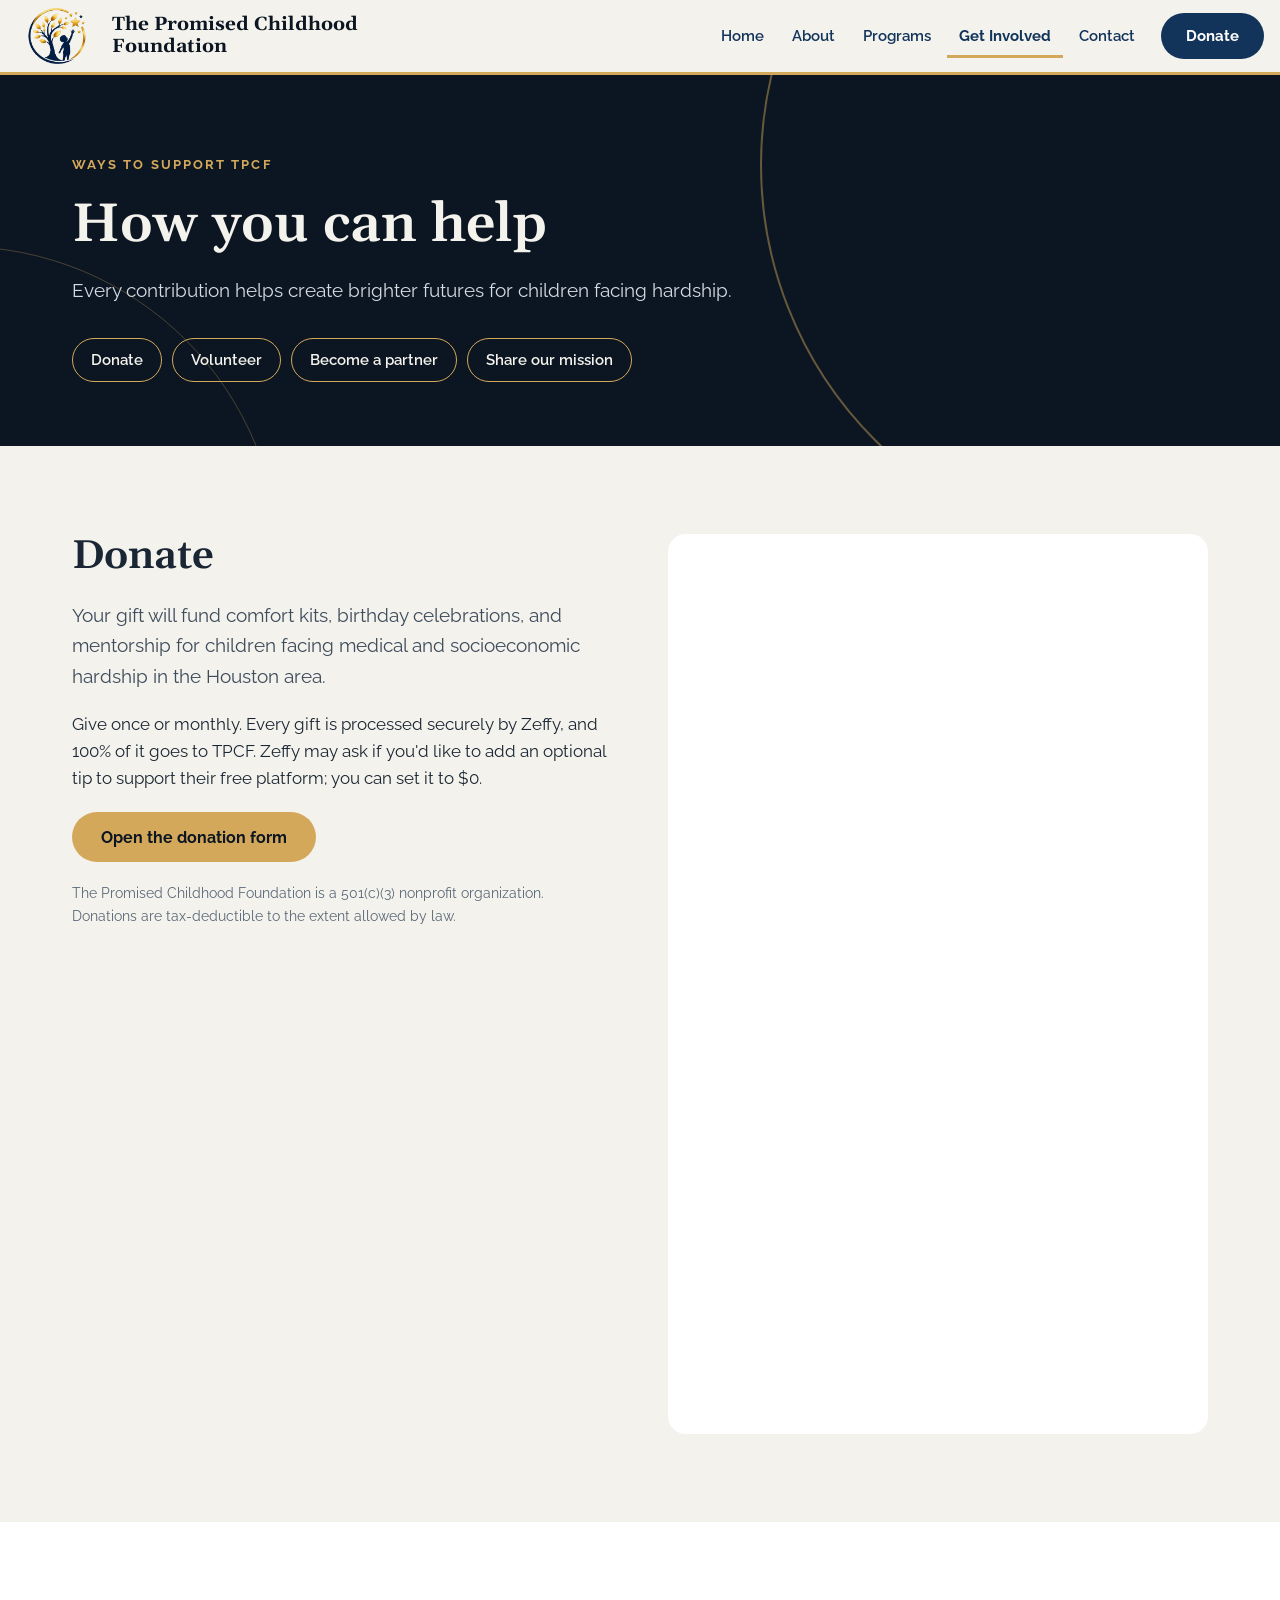
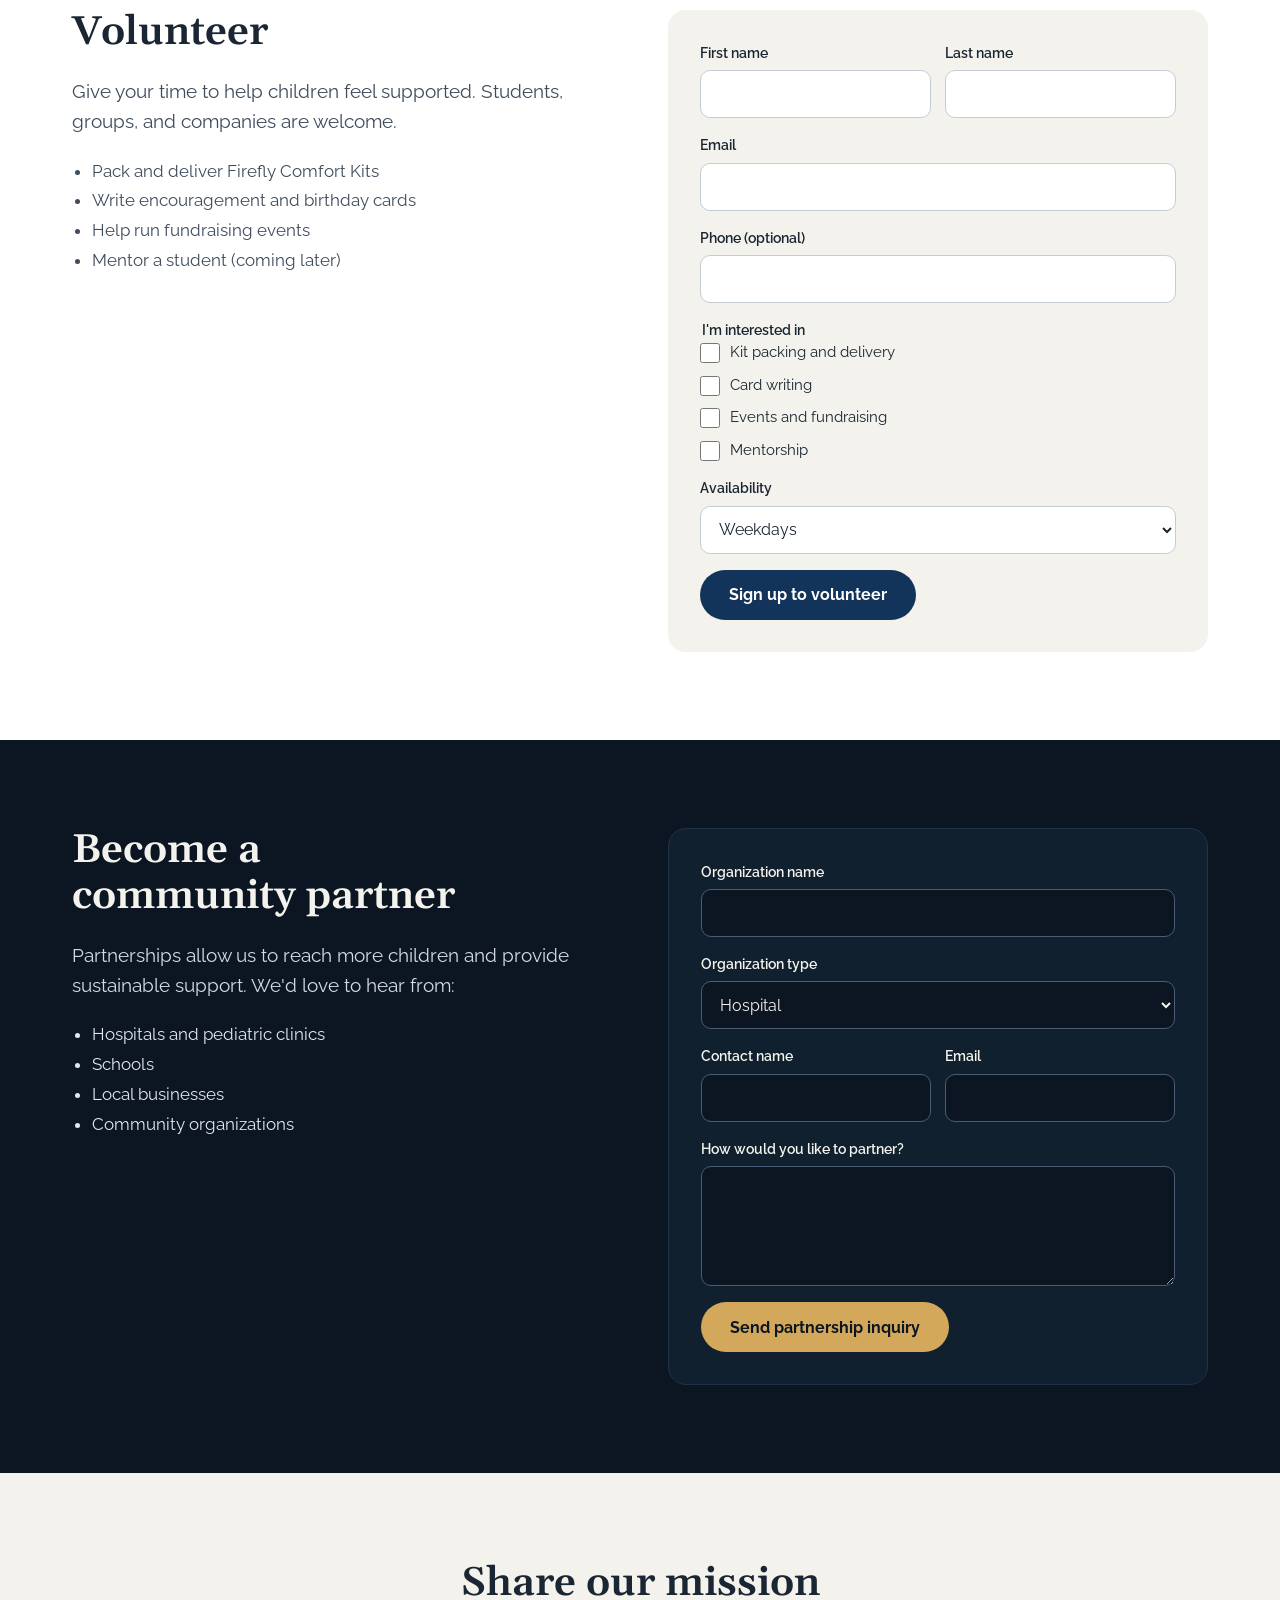
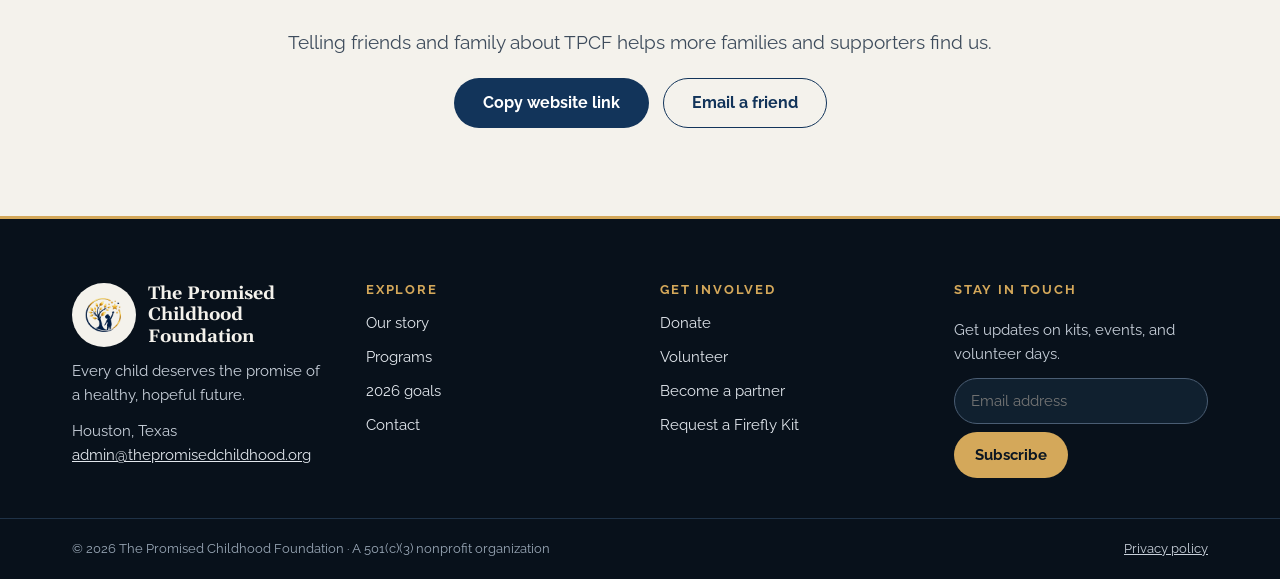
<file: get-involved.html>
<!doctype html>
<html lang="en">
<head>
<meta charset="utf-8">
<meta name="viewport" content="width=device-width, initial-scale=1, viewport-fit=cover">
<title>Get Involved | The Promised Childhood Foundation</title>
<meta name="description" content="Donate, volunteer, or partner with The Promised Childhood Foundation to support Houston-area children facing hardship.">
<link rel="canonical" href="https://thepromisedchildhood.org/get-involved.html">
<meta property="og:type" content="website">
<meta property="og:site_name" content="The Promised Childhood Foundation">
<meta property="og:title" content="Get Involved | The Promised Childhood Foundation">
<meta property="og:description" content="Donate, volunteer, or partner with The Promised Childhood Foundation to support Houston-area children facing hardship.">
<meta property="og:url" content="https://thepromisedchildhood.org/get-involved.html">
<meta property="og:image" content="https://thepromisedchildhood.org/share-card.jpg">
<meta name="twitter:card" content="summary_large_image">
<link rel="icon" type="image/png" href="favicon.png">
<link rel="apple-touch-icon" href="apple-touch-icon.png">
<link rel="preconnect" href="https://fonts.googleapis.com">
<link rel="preconnect" href="https://fonts.gstatic.com" crossorigin>
<link rel="stylesheet" href="https://fonts.googleapis.com/css2?family=Gelasio:ital,wght@0,400;0,600;0,700;1,400&amp;family=Raleway:wght@400;500;600;700&amp;display=swap">
<link rel="stylesheet" href="styles.css">
</head>
<body>
<a class="skip-link" href="#main">Skip to content</a>
<header class="site-header">
  <div class="inner">
    <a class="brand" href="index.html">
      <img src="logo-mark.webp" alt="" width="84" height="56">
      <span>The Promised Childhood<br>Foundation</span>
    </a>
    <div class="header-actions">
      <a class="btn btn--primary header-donate" href="get-involved.html#donate">Donate</a>
      <button class="menu-toggle" type="button" aria-expanded="false" aria-controls="site-nav" aria-label="Open menu"><svg width="26" height="26" viewBox="0 0 24 24" fill="none" stroke="currentColor" stroke-width="2" stroke-linecap="round" aria-hidden="true"><path d="M4 7h16M4 12h16M4 17h16"/></svg></button>
    </div>
    <nav class="nav" id="site-nav" aria-label="Main">
      <a href="index.html">Home</a>
      <a href="about.html">About</a>
      <a href="programs.html">Programs</a>
      <a href="get-involved.html" aria-current="page">Get Involved</a>
      <a href="contact.html">Contact</a>
      <a class="btn btn--primary" href="get-involved.html#donate">Donate</a>
    </nav>
  </div>
</header>
<main id="main">
<section class="band band--navy arcs">
  <div class="wrap stack" style="padding-block:80px 64px">
    <p class="eyebrow">Ways to support TPCF</p>
    <h1>How you can help</h1>
    <p class="lead">Every contribution helps create brighter futures for children facing hardship.</p>
    <nav class="pill-nav" aria-label="Ways to help" style="padding-top:12px">
      <a href="#donate">Donate</a><a href="#volunteer">Volunteer</a><a href="#partner">Become a partner</a><a href="#share">Share our mission</a>
    </nav>
  </div>
</section>

<section class="band band--cream" id="donate">
  <div class="wrap split split--top">
    <div class="stack">
      <h2>Donate</h2>
      <p class="lead">Your gift will fund comfort kits, birthday celebrations, and mentorship for children facing medical and socioeconomic hardship in the Houston area.</p>
      <p>Give once or monthly. Every gift is processed securely by Zeffy, and 100% of it goes to TPCF. Zeffy may ask if you'd like to add an optional tip to support their free platform; you can set it to $0.</p>
      <div class="btn-row"><a class="btn btn--gold" href="https://www.zeffy.com/en-US/donation-form/help-make-an-impact-on-these-childrens-lives" target="_blank" rel="noopener">Open the donation form</a></div>
      <p class="note">The Promised Childhood Foundation is a 501(c)(3) nonprofit organization. Donations are tax-deductible to the extent allowed by law.</p>
    </div>
    <div class="donate-embed">
      <iframe title="Donation form powered by Zeffy" src="https://www.zeffy.com/embed/donation-form/help-make-an-impact-on-these-childrens-lives" allowpaymentrequest allowtransparency="true" loading="lazy"></iframe>
    </div>
  </div>
</section>

<section class="band band--white" id="volunteer">
  <div class="wrap split split--top">
    <div class="stack">
      <h2>Volunteer</h2>
      <p class="lead">Give your time to help children feel supported. Students, groups, and companies are welcome.</p>
      <ul class="list"><li>Pack and deliver Firefly Comfort Kits</li><li>Write encouragement and birthday cards</li><li>Help run fundraising events</li><li>Mentor a student (coming later)</li></ul>
      <!-- SHOW WHEN READY: volunteer age and background-check policy. Then delete the word "hidden". -->
      <p class="note" hidden>[Volunteer age minimum and background-check policy]</p>
    </div>
    <form class="form-panel" data-form="volunteer" data-success="Thanks for signing up! We'll be in touch soon." novalidate>
      <input type="hidden" name="form" value="volunteer">
      <div class="row-2">
        <div class="field"><label for="v-first">First name</label><input id="v-first" name="first_name" type="text" autocomplete="given-name" required></div>
        <div class="field"><label for="v-last">Last name</label><input id="v-last" name="last_name" type="text" autocomplete="family-name" required></div>
      </div>
      <div class="field"><label for="v-email">Email</label><input id="v-email" name="email" type="email" autocomplete="email" required></div>
      <div class="field"><label for="v-phone">Phone (optional)</label><input id="v-phone" name="phone" type="tel" autocomplete="tel"></div>
      <fieldset>
        <legend class="legend">I'm interested in</legend>
        <label class="check"><input type="checkbox" name="interests" value="Kit packing and delivery">Kit packing and delivery</label>
        <label class="check"><input type="checkbox" name="interests" value="Card writing">Card writing</label>
        <label class="check"><input type="checkbox" name="interests" value="Events and fundraising">Events and fundraising</label>
        <label class="check"><input type="checkbox" name="interests" value="Mentorship">Mentorship</label>
      </fieldset>
      <div class="field"><label for="v-avail">Availability</label><select id="v-avail" name="availability"><option>Weekdays</option><option>Weekends</option><option>Flexible</option></select></div>
      <button class="btn btn--primary" type="submit">Sign up to volunteer</button>
      <p class="hp" aria-hidden="true"><label>Leave blank <input type="text" name="_gotcha" tabindex="-1" autocomplete="off"></label></p>
      <p class="form-status" role="status" hidden></p>
    </form>
  </div>
</section>

<section class="band band--navy" id="partner">
  <div class="wrap split split--top">
    <div class="stack">
      <h2>Become a community partner</h2>
      <p class="lead">Partnerships allow us to reach more children and provide sustainable support. We'd love to hear from:</p>
      <ul class="list"><li>Hospitals and pediatric clinics</li><li>Schools</li><li>Local businesses</li><li>Community organizations</li></ul>
    </div>
    <form class="form-panel form-panel--navy" data-form="partner" data-success="Thank you! We'll reply to talk about partnering." novalidate>
      <input type="hidden" name="form" value="partner">
      <div class="field"><label for="p-org">Organization name</label><input id="p-org" name="organization" type="text" autocomplete="organization" required></div>
      <div class="field"><label for="p-type">Organization type</label><select id="p-type" name="organization_type"><option>Hospital</option><option>Pediatric clinic</option><option>School</option><option>Local business</option><option>Community organization</option><option>Other</option></select></div>
      <div class="row-2">
        <div class="field"><label for="p-name">Contact name</label><input id="p-name" name="name" type="text" autocomplete="name" required></div>
        <div class="field"><label for="p-email">Email</label><input id="p-email" name="email" type="email" autocomplete="email" required></div>
      </div>
      <div class="field"><label for="p-msg">How would you like to partner?</label><textarea id="p-msg" name="message"></textarea></div>
      <button class="btn btn--gold" type="submit">Send partnership inquiry</button>
      <p class="hp" aria-hidden="true"><label>Leave blank <input type="text" name="_gotcha" tabindex="-1" autocomplete="off"></label></p>
      <p class="form-status" role="status" hidden></p>
    </form>
  </div>
</section>

<!-- SHOW WHEN READY: upcoming events. Copy a card per event, then delete the word "hidden".
<section class="band band--cream" id="events" hidden>
  <div class="wrap stack"><h2>Upcoming events</h2>
    <div class="grid grid--auto"><div class="card card--white"><strong>[Event name]</strong><p>[Date · time · location]</p></div></div>
  </div>
</section> -->

<section class="band band--cream" id="share">
  <div class="wrap wrap--narrow stack center">
    <h2>Share our mission</h2>
    <p class="lead">Telling friends and family about TPCF helps more families and supporters find us.</p>
    <div class="btn-row" style="justify-content:center">
      <button class="btn btn--primary" type="button" data-copy="https://thepromisedchildhood.org">Copy website link</button>
      <a class="btn btn--outline" href="mailto:?subject=The%20Promised%20Childhood%20Foundation&amp;body=I%20thought%20you%27d%20like%20this%20Houston%20nonprofit%20that%20supports%20kids%20facing%20medical%20and%20financial%20hardship%3A%20https://thepromisedchildhood.org">Email a friend</a>
    </div>
  </div>
</section>
</main>
<footer class="site-footer">
  <div class="wrap">
    <div class="stack stack--tight">
      <div class="foot-brand"><span class="disc"><img src="logo-mark.webp" alt="" width="52" height="35"></span><span>The Promised Childhood Foundation</span></div>
      <p>Every child deserves the promise of a healthy, hopeful future.</p>
      <p>Houston, Texas<br><a href="mailto:admin@thepromisedchildhood.org">admin@thepromisedchildhood.org</a></p>
    </div>
    <nav aria-label="Footer: explore">
      <h2>Explore</h2>
      <a href="about.html">Our story</a>
      <a href="programs.html">Programs</a>
      <a href="about.html#goals">2026 goals</a>
      <a href="contact.html">Contact</a>
    </nav>
    <nav aria-label="Footer: get involved">
      <h2>Get involved</h2>
      <a href="get-involved.html#donate">Donate</a>
      <a href="get-involved.html#volunteer">Volunteer</a>
      <a href="get-involved.html#partner">Become a partner</a>
      <a href="contact.html#request">Request a Firefly Kit</a>
    </nav>
    <div class="stack stack--tight">
      <h2>Stay in touch</h2>
      <form data-form="newsletter" data-success="You're on the list. Thank you!" class="stack stack--tight" novalidate>
        <input type="hidden" name="form" value="newsletter">
        <label for="ft-email">Get updates on kits, events, and volunteer days.</label>
        <div class="newsletter">
          <input id="ft-email" name="email" type="email" placeholder="Email address" autocomplete="email" required>
          <button class="btn btn--gold" type="submit">Subscribe</button>
        </div>
        <p class="hp" aria-hidden="true"><label>Leave blank <input type="text" name="_gotcha" tabindex="-1" autocomplete="off"></label></p>
        <p class="form-status" role="status" hidden></p>
      </form>
      <!-- SHOW WHEN READY: social media links. Replace # with real profile URLs, then delete the word "hidden".
      <div class="btn-row" hidden>
        <a href="#">Instagram</a> <a href="#">TikTok</a> <a href="#">LinkedIn</a> <a href="#">Facebook</a>
      </div> -->
    </div>
  </div>
  <div class="footer-bottom">
    <div class="wrap">
      <span>© <span data-year>2026</span> The Promised Childhood Foundation · A 501(c)(3) nonprofit organization</span>
      <a href="privacy.html">Privacy policy</a>
    </div>
  </div>
</footer>
<script src="site.js"></script>
</body>
</html>
</file>
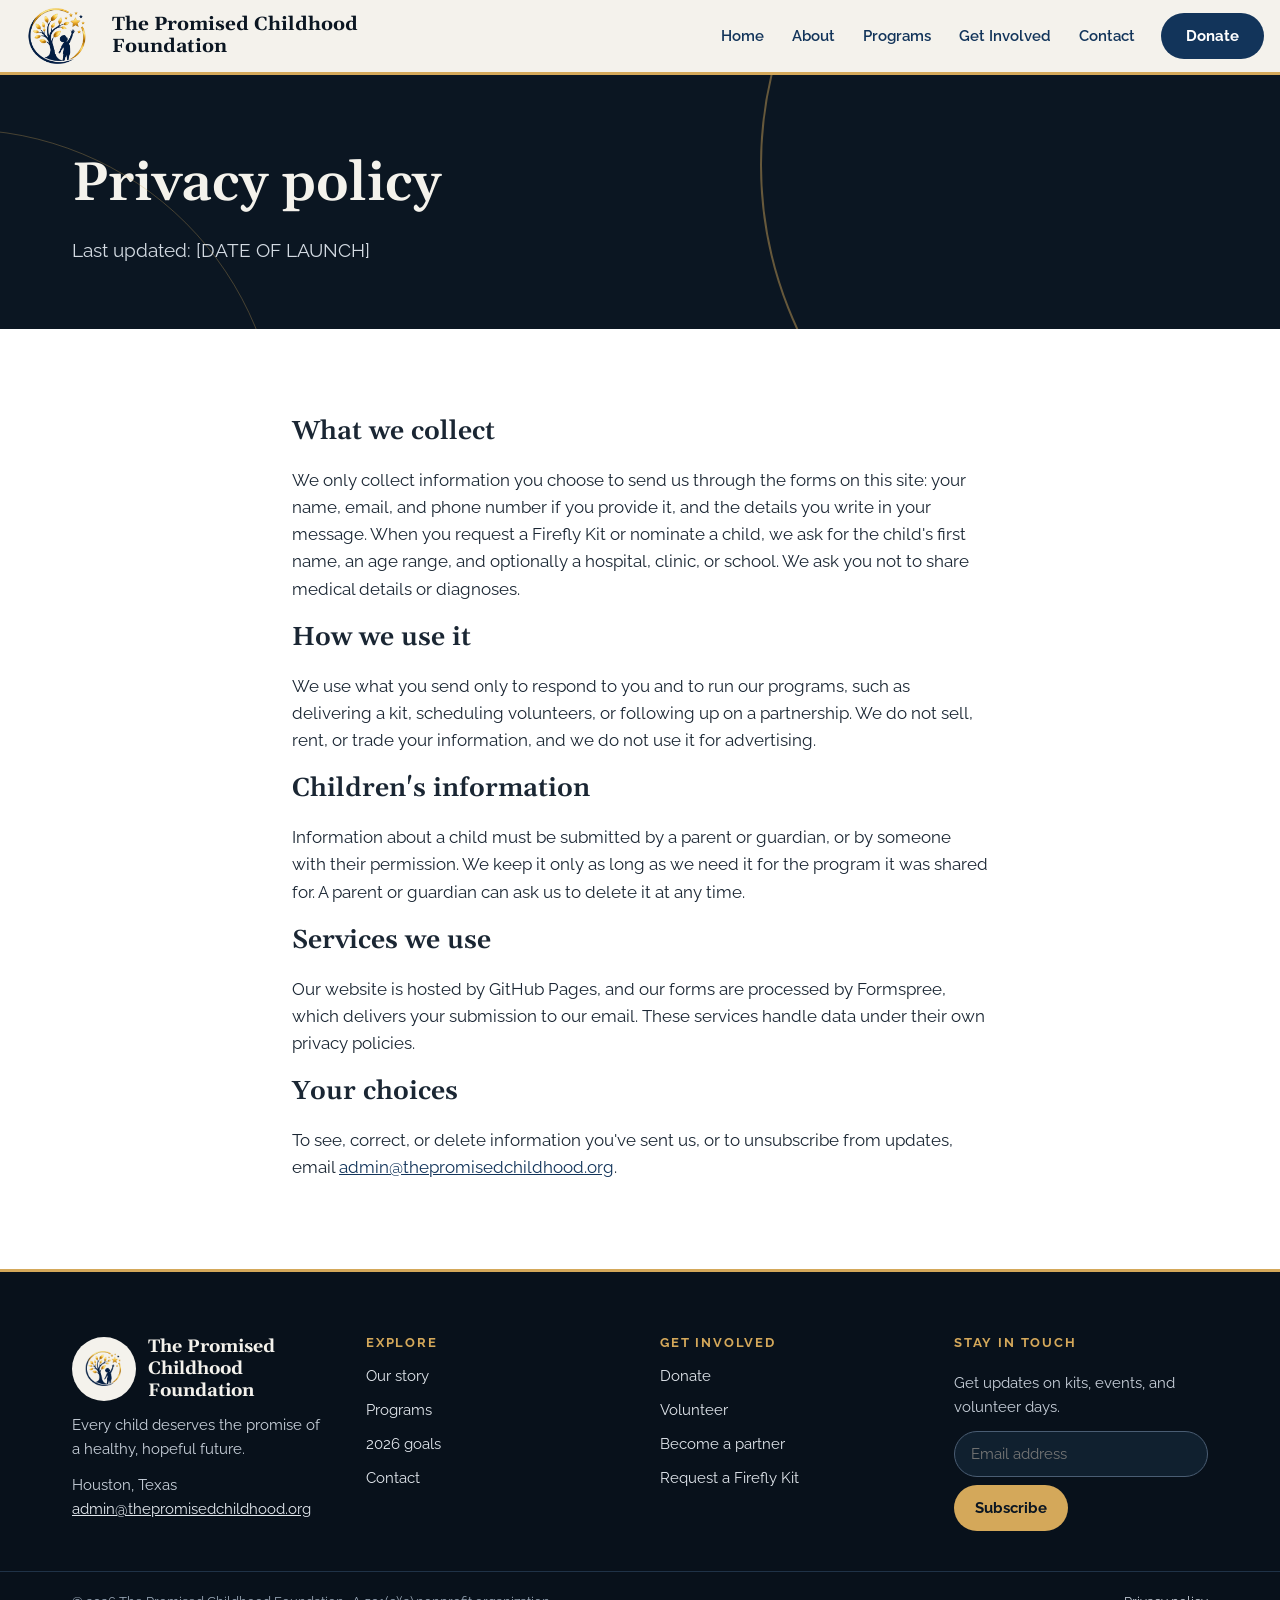
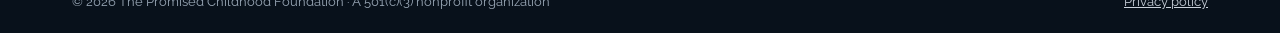
<file: privacy.html>
<!doctype html>
<html lang="en">
<head>
<meta charset="utf-8">
<meta name="viewport" content="width=device-width, initial-scale=1, viewport-fit=cover">
<title>Privacy Policy | The Promised Childhood Foundation</title>
<meta name="description" content="How The Promised Childhood Foundation collects and uses information submitted through this website.">
<link rel="canonical" href="https://thepromisedchildhood.org/privacy.html">
<meta property="og:type" content="website">
<meta property="og:site_name" content="The Promised Childhood Foundation">
<meta property="og:title" content="Privacy Policy | The Promised Childhood Foundation">
<meta property="og:description" content="How The Promised Childhood Foundation collects and uses information submitted through this website.">
<meta property="og:url" content="https://thepromisedchildhood.org/privacy.html">
<meta property="og:image" content="https://thepromisedchildhood.org/share-card.jpg">
<meta name="twitter:card" content="summary_large_image">
<link rel="icon" type="image/png" href="favicon.png">
<link rel="apple-touch-icon" href="apple-touch-icon.png">
<link rel="preconnect" href="https://fonts.googleapis.com">
<link rel="preconnect" href="https://fonts.gstatic.com" crossorigin>
<link rel="stylesheet" href="https://fonts.googleapis.com/css2?family=Gelasio:ital,wght@0,400;0,600;0,700;1,400&amp;family=Raleway:wght@400;500;600;700&amp;display=swap">
<link rel="stylesheet" href="styles.css">
</head>
<body>
<a class="skip-link" href="#main">Skip to content</a>
<header class="site-header">
  <div class="inner">
    <a class="brand" href="index.html">
      <img src="logo-mark.webp" alt="" width="84" height="56">
      <span>The Promised Childhood<br>Foundation</span>
    </a>
    <div class="header-actions">
      <a class="btn btn--primary header-donate" href="get-involved.html#donate">Donate</a>
      <button class="menu-toggle" type="button" aria-expanded="false" aria-controls="site-nav" aria-label="Open menu"><svg width="26" height="26" viewBox="0 0 24 24" fill="none" stroke="currentColor" stroke-width="2" stroke-linecap="round" aria-hidden="true"><path d="M4 7h16M4 12h16M4 17h16"/></svg></button>
    </div>
    <nav class="nav" id="site-nav" aria-label="Main">
      <a href="index.html">Home</a>
      <a href="about.html">About</a>
      <a href="programs.html">Programs</a>
      <a href="get-involved.html">Get Involved</a>
      <a href="contact.html">Contact</a>
      <a class="btn btn--primary" href="get-involved.html#donate">Donate</a>
    </nav>
  </div>
</header>
<main id="main">
<section class="band band--navy arcs">
  <div class="wrap stack" style="padding-block:80px 64px">
    
    <h1>Privacy policy</h1>
    <p class="lead">Last updated: [DATE OF LAUNCH]</p>
    
  </div>
</section>

<section class="band band--white">
  <div class="wrap wrap--narrow stack" style="max-width:760px">
    <!-- DRAFT: have someone with nonprofit or legal experience review this page before launch. -->
    <h2 style="font-size:26px">What we collect</h2>
    <p>We only collect information you choose to send us through the forms on this site: your name, email, and phone number if you provide it, and the details you write in your message. When you request a Firefly Kit or nominate a child, we ask for the child's first name, an age range, and optionally a hospital, clinic, or school. We ask you not to share medical details or diagnoses.</p>
    <h2 style="font-size:26px">How we use it</h2>
    <p>We use what you send only to respond to you and to run our programs, such as delivering a kit, scheduling volunteers, or following up on a partnership. We do not sell, rent, or trade your information, and we do not use it for advertising.</p>
    <h2 style="font-size:26px">Children's information</h2>
    <p>Information about a child must be submitted by a parent or guardian, or by someone with their permission. We keep it only as long as we need it for the program it was shared for. A parent or guardian can ask us to delete it at any time.</p>
    <h2 style="font-size:26px">Services we use</h2>
    <p>Our website is hosted by GitHub Pages, and our forms are processed by Formspree, which delivers your submission to our email. These services handle data under their own privacy policies.</p>
    <h2 style="font-size:26px">Your choices</h2>
    <p>To see, correct, or delete information you've sent us, or to unsubscribe from updates, email <a href="mailto:admin@thepromisedchildhood.org">admin@thepromisedchildhood.org</a>.</p>
  </div>
</section>
</main>
<footer class="site-footer">
  <div class="wrap">
    <div class="stack stack--tight">
      <div class="foot-brand"><span class="disc"><img src="logo-mark.webp" alt="" width="52" height="35"></span><span>The Promised Childhood Foundation</span></div>
      <p>Every child deserves the promise of a healthy, hopeful future.</p>
      <p>Houston, Texas<br><a href="mailto:admin@thepromisedchildhood.org">admin@thepromisedchildhood.org</a></p>
    </div>
    <nav aria-label="Footer: explore">
      <h2>Explore</h2>
      <a href="about.html">Our story</a>
      <a href="programs.html">Programs</a>
      <a href="about.html#goals">2026 goals</a>
      <a href="contact.html">Contact</a>
    </nav>
    <nav aria-label="Footer: get involved">
      <h2>Get involved</h2>
      <a href="get-involved.html#donate">Donate</a>
      <a href="get-involved.html#volunteer">Volunteer</a>
      <a href="get-involved.html#partner">Become a partner</a>
      <a href="contact.html#request">Request a Firefly Kit</a>
    </nav>
    <div class="stack stack--tight">
      <h2>Stay in touch</h2>
      <form data-form="newsletter" data-success="You're on the list. Thank you!" class="stack stack--tight" novalidate>
        <input type="hidden" name="form" value="newsletter">
        <label for="ft-email">Get updates on kits, events, and volunteer days.</label>
        <div class="newsletter">
          <input id="ft-email" name="email" type="email" placeholder="Email address" autocomplete="email" required>
          <button class="btn btn--gold" type="submit">Subscribe</button>
        </div>
        <p class="hp" aria-hidden="true"><label>Leave blank <input type="text" name="_gotcha" tabindex="-1" autocomplete="off"></label></p>
        <p class="form-status" role="status" hidden></p>
      </form>
      <!-- SHOW WHEN READY: social media links. Replace # with real profile URLs, then delete the word "hidden".
      <div class="btn-row" hidden>
        <a href="#">Instagram</a> <a href="#">TikTok</a> <a href="#">LinkedIn</a> <a href="#">Facebook</a>
      </div> -->
    </div>
  </div>
  <div class="footer-bottom">
    <div class="wrap">
      <span>© <span data-year>2026</span> The Promised Childhood Foundation · A 501(c)(3) nonprofit organization</span>
      <a href="privacy.html">Privacy policy</a>
    </div>
  </div>
</footer>
<script src="site.js"></script>
</body>
</html>
</file>
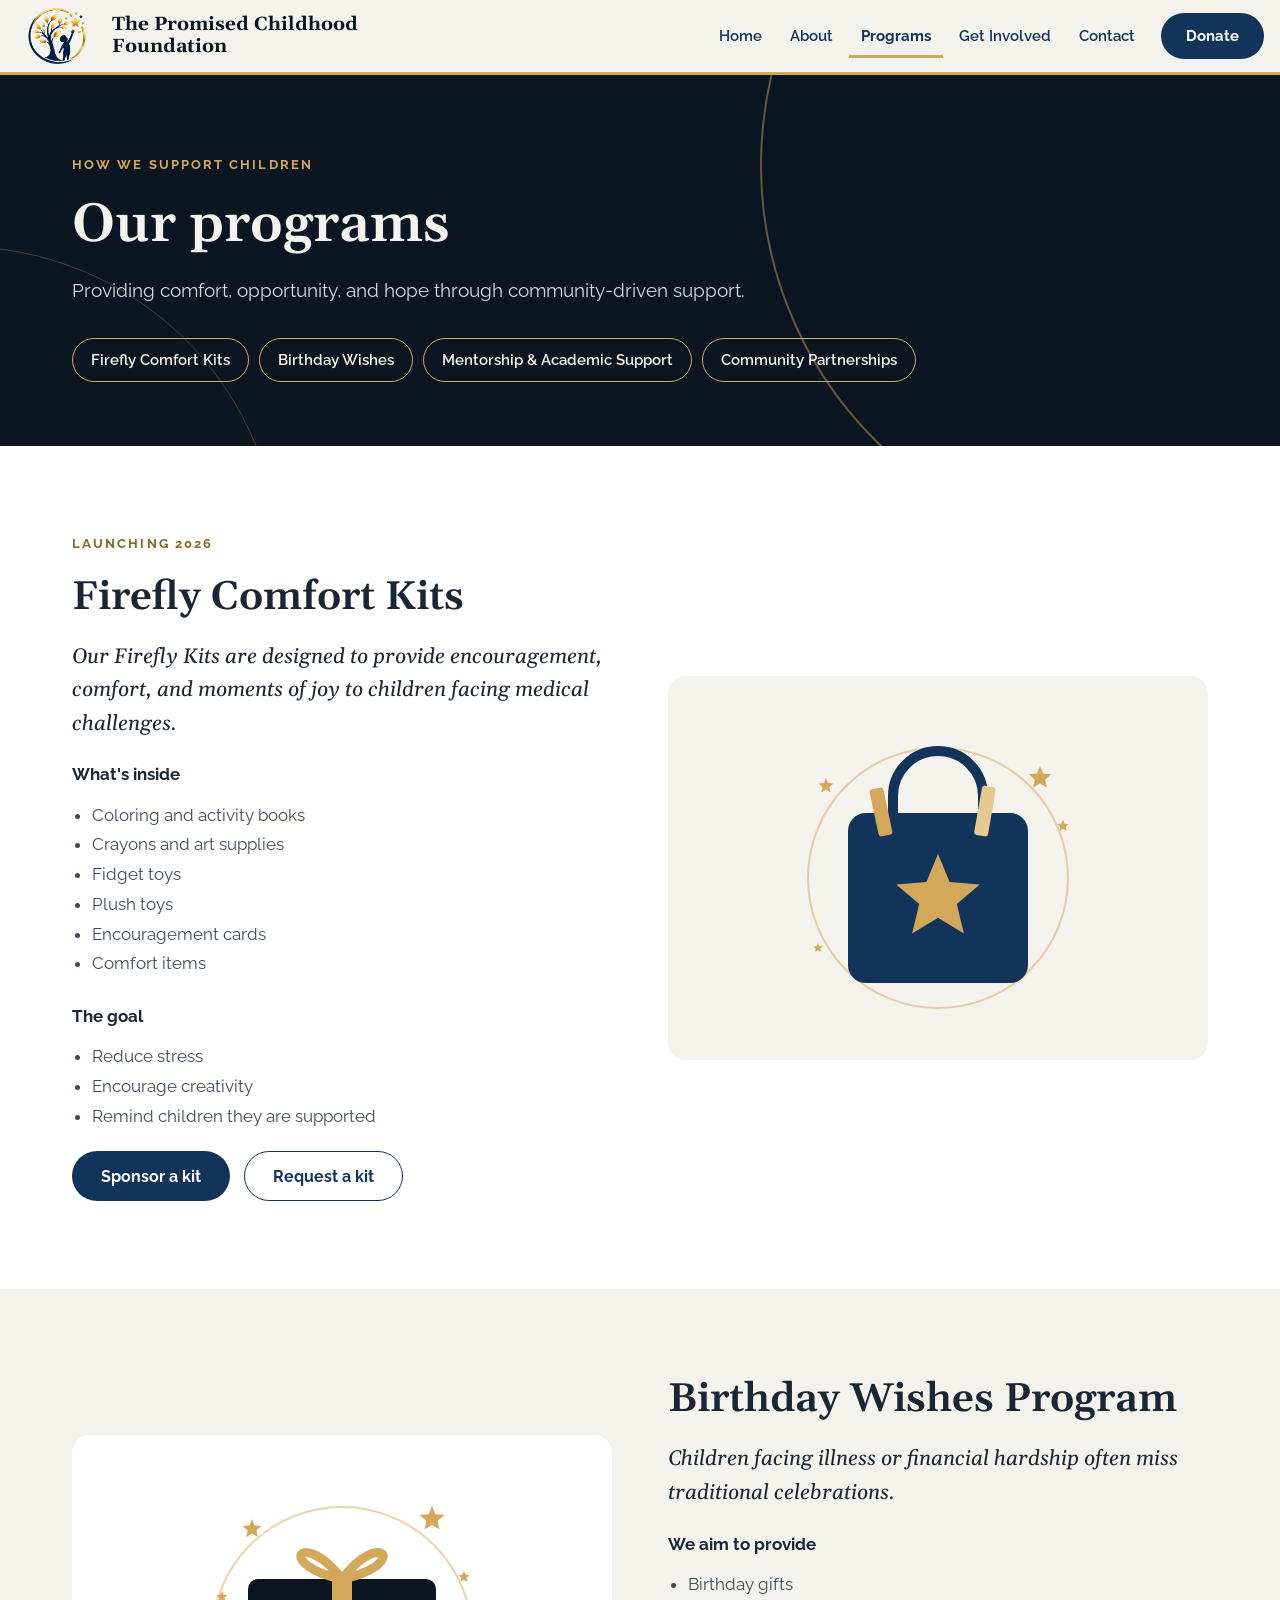
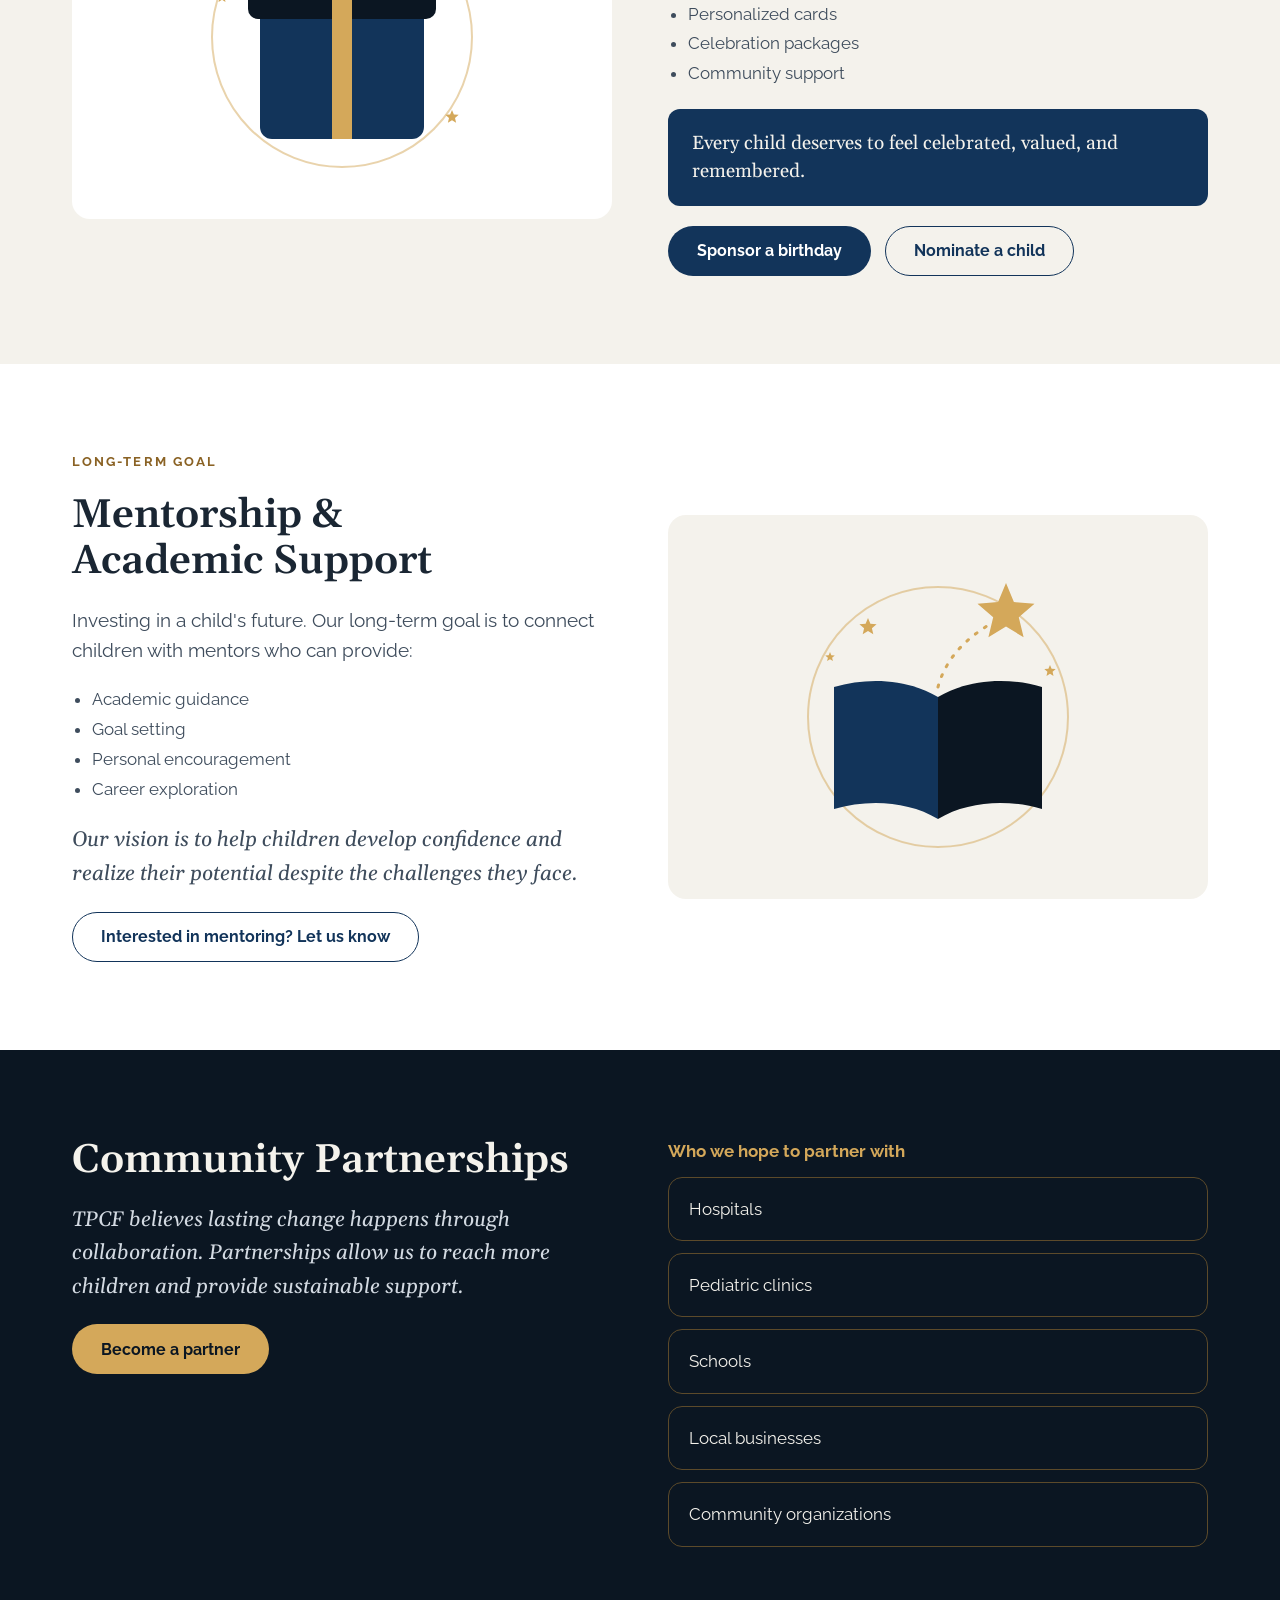
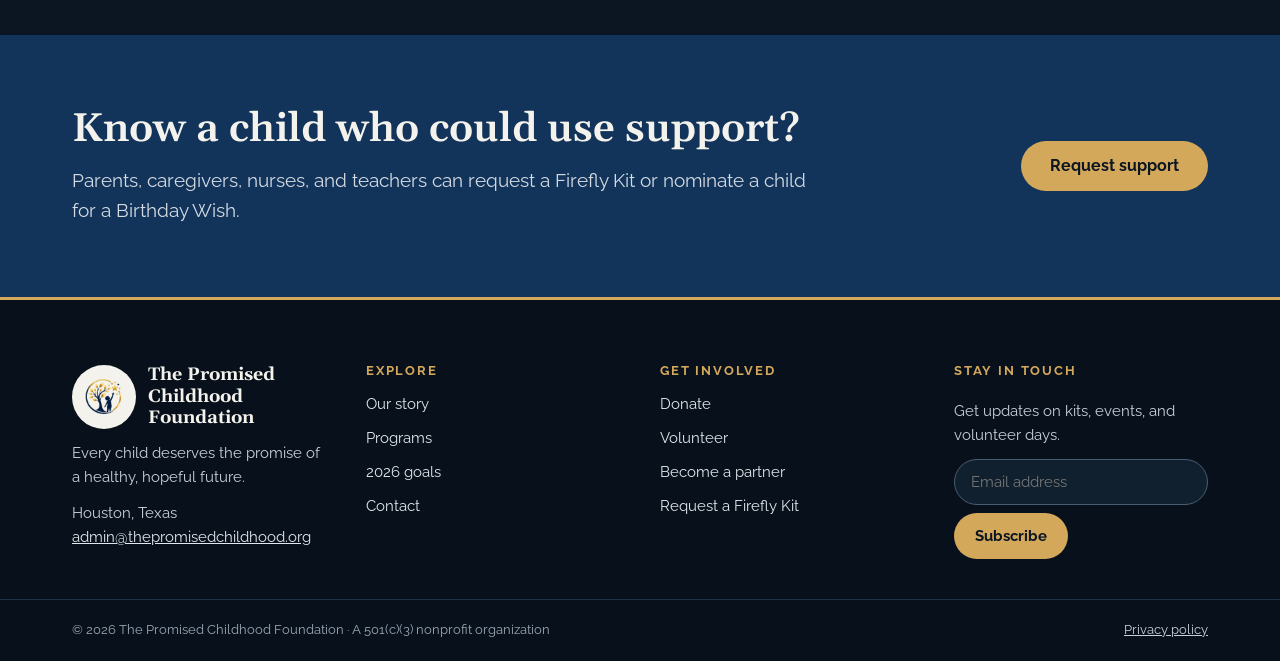
<file: programs.html>
<!doctype html>
<html lang="en">
<head>
<meta charset="utf-8">
<meta name="viewport" content="width=device-width, initial-scale=1, viewport-fit=cover">
<title>Programs | The Promised Childhood Foundation</title>
<meta name="description" content="Firefly Comfort Kits, the Birthday Wishes Program, mentorship, and community partnerships for Houston-area children facing hardship.">
<link rel="canonical" href="https://thepromisedchildhood.org/programs.html">
<meta property="og:type" content="website">
<meta property="og:site_name" content="The Promised Childhood Foundation">
<meta property="og:title" content="Programs | The Promised Childhood Foundation">
<meta property="og:description" content="Firefly Comfort Kits, the Birthday Wishes Program, mentorship, and community partnerships for Houston-area children facing hardship.">
<meta property="og:url" content="https://thepromisedchildhood.org/programs.html">
<meta property="og:image" content="https://thepromisedchildhood.org/share-card.jpg">
<meta name="twitter:card" content="summary_large_image">
<link rel="icon" type="image/png" href="favicon.png">
<link rel="apple-touch-icon" href="apple-touch-icon.png">
<link rel="preconnect" href="https://fonts.googleapis.com">
<link rel="preconnect" href="https://fonts.gstatic.com" crossorigin>
<link rel="stylesheet" href="https://fonts.googleapis.com/css2?family=Gelasio:ital,wght@0,400;0,600;0,700;1,400&amp;family=Raleway:wght@400;500;600;700&amp;display=swap">
<link rel="stylesheet" href="styles.css">
</head>
<body>
<a class="skip-link" href="#main">Skip to content</a>
<header class="site-header">
  <div class="inner">
    <a class="brand" href="index.html">
      <img src="logo-mark.webp" alt="" width="84" height="56">
      <span>The Promised Childhood<br>Foundation</span>
    </a>
    <div class="header-actions">
      <a class="btn btn--primary header-donate" href="get-involved.html#donate">Donate</a>
      <button class="menu-toggle" type="button" aria-expanded="false" aria-controls="site-nav" aria-label="Open menu"><svg width="26" height="26" viewBox="0 0 24 24" fill="none" stroke="currentColor" stroke-width="2" stroke-linecap="round" aria-hidden="true"><path d="M4 7h16M4 12h16M4 17h16"/></svg></button>
    </div>
    <nav class="nav" id="site-nav" aria-label="Main">
      <a href="index.html">Home</a>
      <a href="about.html">About</a>
      <a href="programs.html" aria-current="page">Programs</a>
      <a href="get-involved.html">Get Involved</a>
      <a href="contact.html">Contact</a>
      <a class="btn btn--primary" href="get-involved.html#donate">Donate</a>
    </nav>
  </div>
</header>
<main id="main">
<section class="band band--navy arcs">
  <div class="wrap stack" style="padding-block:80px 64px">
    <p class="eyebrow">How we support children</p>
    <h1>Our programs</h1>
    <p class="lead">Providing comfort, opportunity, and hope through community-driven support.</p>
    <nav class="pill-nav" aria-label="Programs on this page" style="padding-top:12px">
      <a href="#firefly">Firefly Comfort Kits</a><a href="#birthday">Birthday Wishes</a><a href="#mentorship">Mentorship &amp; Academic Support</a><a href="#partnerships">Community Partnerships</a>
    </nav>
  </div>
</section>

<section class="band band--white" id="firefly">
  <div class="wrap split">
    <div class="stack">
      <p class="eyebrow">Launching 2026</p>
      <h2>Firefly Comfort Kits</h2>
      <p class="serif-lead italic">Our Firefly Kits are designed to provide encouragement, comfort, and moments of joy to children facing medical challenges.</p>
      <div class="grid grid--2" style="gap:24px">
        <div class="stack stack--tight"><strong>What's inside</strong><ul class="list"><li>Coloring and activity books</li><li>Crayons and art supplies</li><li>Fidget toys</li><li>Plush toys</li><li>Encouragement cards</li><li>Comfort items</li></ul></div>
        <div class="stack stack--tight"><strong>The goal</strong><ul class="list"><li>Reduce stress</li><li>Encourage creativity</li><li>Remind children they are supported</li></ul></div>
      </div>
      <div class="btn-row">
        <a class="btn btn--primary" href="get-involved.html#donate">Sponsor a kit</a>
        <a class="btn btn--outline" href="contact.html#request">Request a kit</a>
      </div>
    </div>
    <div class="art-panel"><svg viewBox="0 0 320 320" role="img" aria-label="Illustration of a Firefly Comfort Kit bag with a gold star" xmlns="http://www.w3.org/2000/svg"><circle cx="160" cy="170" r="130" fill="none" stroke="#D4A85A" stroke-width="2" opacity=".5"/><path d="M115 110 v-22 a45 45 0 0 1 90 0 v22" fill="none" stroke="#12345A" stroke-width="10" stroke-linecap="round"/><rect x="70" y="105" width="180" height="170" rx="18" fill="#12345A"/><rect x="96" y="80" width="14" height="48" rx="3" fill="#D4A85A" transform="rotate(-12 103 104)"/><rect x="200" y="78" width="14" height="50" rx="3" fill="#E7C98F" transform="rotate(10 207 103)"/><polygon points="160.0,146.0 171.6,174.0 201.8,176.4 178.8,196.1 185.9,225.6 160.0,209.8 134.1,225.6 141.2,196.1 118.2,176.4 148.4,174.0" fill="#D4A85A"/><polygon points="262.0,58.0 265.2,65.6 273.4,66.3 267.1,71.7 269.1,79.7 262.0,75.4 254.9,79.7 256.9,71.7 250.6,66.3 258.8,65.6" fill="#D4A85A"/><polygon points="285.0,112.0 286.6,115.8 290.7,116.1 287.6,118.8 288.5,122.9 285.0,120.7 281.5,122.9 282.4,118.8 279.3,116.1 283.4,115.8" fill="#D4A85A"/><polygon points="48.0,70.0 50.1,75.1 55.6,75.5 51.4,79.1 52.7,84.5 48.0,81.6 43.3,84.5 44.6,79.1 40.4,75.5 45.9,75.1" fill="#D4A85A"/><polygon points="40.0,235.0 41.3,238.2 44.8,238.5 42.1,240.7 42.9,244.0 40.0,242.2 37.1,244.0 37.9,240.7 35.2,238.5 38.7,238.2" fill="#D4A85A"/></svg></div>
  </div>
</section>

<section class="band band--cream" id="birthday">
  <div class="wrap split">
    <div class="art-panel"><svg viewBox="0 0 320 320" role="img" aria-label="Illustration of a wrapped birthday gift with a gold ribbon" xmlns="http://www.w3.org/2000/svg"><circle cx="160" cy="170" r="130" fill="none" stroke="#D4A85A" stroke-width="2" opacity=".5"/><rect x="78" y="140" width="164" height="132" rx="12" fill="#12345A"/><rect x="66" y="112" width="188" height="40" rx="10" fill="#0B1622"/><rect x="150" y="112" width="20" height="160" fill="#D4A85A"/><path d="M160 112 C 120 60, 92 98, 160 112 C 228 98, 200 60, 160 112 Z" fill="none" stroke="#D4A85A" stroke-width="9" stroke-linejoin="round"/><polygon points="70.0,52.0 72.6,58.4 79.5,58.9 74.3,63.4 75.9,70.1 70.0,66.5 64.1,70.1 65.7,63.4 60.5,58.9 67.4,58.4" fill="#D4A85A"/><polygon points="250.0,39.0 253.4,47.3 262.4,48.0 255.6,53.8 257.6,62.5 250.0,57.9 242.4,62.5 244.4,53.8 237.6,48.0 246.6,47.3" fill="#D4A85A"/><polygon points="282.0,104.0 283.6,107.8 287.7,108.1 284.6,110.8 285.5,114.9 282.0,112.7 278.5,114.9 279.4,110.8 276.3,108.1 280.4,107.8" fill="#D4A85A"/><polygon points="40.0,124.0 41.6,127.8 45.7,128.1 42.6,130.8 43.5,134.9 40.0,132.7 36.5,134.9 37.4,130.8 34.3,128.1 38.4,127.8" fill="#D4A85A"/><polygon points="270.0,243.0 271.9,247.5 276.7,247.8 273.0,251.0 274.1,255.7 270.0,253.2 265.9,255.7 267.0,251.0 263.3,247.8 268.1,247.5" fill="#D4A85A"/></svg></div>
    <div class="stack">
      <h2>Birthday Wishes Program</h2>
      <p class="serif-lead italic">Children facing illness or financial hardship often miss traditional celebrations.</p>
      <div class="stack stack--tight"><strong>We aim to provide</strong><ul class="list"><li>Birthday gifts</li><li>Personalized cards</li><li>Celebration packages</li><li>Community support</li></ul></div>
      <p class="callout">Every child deserves to feel celebrated, valued, and remembered.</p>
      <div class="btn-row"><a class="btn btn--primary" href="get-involved.html#donate">Sponsor a birthday</a><a class="btn btn--outline" href="contact.html#request">Nominate a child</a></div>
    </div>
  </div>
</section>

<section class="band band--white" id="mentorship">
  <div class="wrap split">
    <div class="stack">
      <p class="eyebrow">Long-term goal</p>
      <h2>Mentorship &amp; Academic Support</h2>
      <p class="lead">Investing in a child's future. Our long-term goal is to connect children with mentors who can provide:</p>
      <ul class="list"><li>Academic guidance</li><li>Goal setting</li><li>Personal encouragement</li><li>Career exploration</li></ul>
      <p class="serif-lead italic" style="color:var(--ink-soft)">Our vision is to help children develop confidence and realize their potential despite the challenges they face.</p>
      <div class="btn-row"><a class="btn btn--outline" href="get-involved.html#volunteer">Interested in mentoring? Let us know</a></div>
    </div>
    <div class="art-panel"><svg viewBox="0 0 320 320" role="img" aria-label="Illustration of an open book with a gold star rising from it" xmlns="http://www.w3.org/2000/svg"><circle cx="160" cy="170" r="130" fill="none" stroke="#D4A85A" stroke-width="2" opacity=".5"/><path d="M160 150 C 130 132, 90 130, 56 140 V 262 C 90 252, 130 254, 160 272 Z" fill="#12345A"/><path d="M160 150 C 190 132, 230 130, 264 140 V 262 C 230 252, 190 254, 160 272 Z" fill="#0B1622"/><path d="M160 140 C 168 110, 190 90, 214 76" fill="none" stroke="#D4A85A" stroke-width="3" stroke-dasharray="2 9" stroke-linecap="round"/><polygon points="228.0,36.0 235.9,55.1 256.5,56.7 240.8,70.2 245.6,90.3 228.0,79.5 210.4,90.3 215.2,70.2 199.5,56.7 220.1,55.1" fill="#D4A85A"/><polygon points="90.0,71.0 92.4,76.7 98.6,77.2 93.9,81.3 95.3,87.3 90.0,84.0 84.7,87.3 86.1,81.3 81.4,77.2 87.6,76.7" fill="#D4A85A"/><polygon points="272.0,118.0 273.6,121.8 277.7,122.1 274.6,124.8 275.5,128.9 272.0,126.7 268.5,128.9 269.4,124.8 266.3,122.1 270.4,121.8" fill="#D4A85A"/><polygon points="52.0,105.0 53.3,108.2 56.8,108.5 54.1,110.7 54.9,114.0 52.0,112.2 49.1,114.0 49.9,110.7 47.2,108.5 50.7,108.2" fill="#D4A85A"/></svg></div>
  </div>
</section>

<section class="band band--navy" id="partnerships">
  <div class="wrap split split--top">
    <div class="stack">
      <h2>Community Partnerships</h2>
      <p class="serif-lead italic" style="color:var(--on-navy-soft)">TPCF believes lasting change happens through collaboration. Partnerships allow us to reach more children and provide sustainable support.</p>
      <div class="btn-row"><a class="btn btn--gold" href="get-involved.html#partner">Become a partner</a></div>
    </div>
    <div class="stack stack--tight">
      <strong style="color:var(--gold)">Who we hope to partner with</strong>
      <div class="belief" style="padding:18px 20px">Hospitals</div>
      <div class="belief" style="padding:18px 20px">Pediatric clinics</div>
      <div class="belief" style="padding:18px 20px">Schools</div>
      <div class="belief" style="padding:18px 20px">Local businesses</div>
      <div class="belief" style="padding:18px 20px">Community organizations</div>
    </div>
  </div>
</section>

<!-- SHOW WHEN READY: Family Assistance section. Fill in the details, then delete the word "hidden".
<section class="band band--cream" id="family" hidden>
  <div class="wrap stack">
    <h2>Family Assistance Initiatives</h2>
    <p class="lead">[What support families can receive, who is eligible, and how to ask for help.]</p>
  </div>
</section> -->

<section class="band band--blue">
  <div class="wrap" style="display:flex;flex-wrap:wrap;gap:24px;align-items:center;justify-content:space-between;padding-block:72px">
    <div class="stack stack--tight" style="flex:1 1 420px;min-width:0">
      <h2>Know a child who could use support?</h2>
      <p class="lead">Parents, caregivers, nurses, and teachers can request a Firefly Kit or nominate a child for a Birthday Wish.</p>
    </div>
    <a class="btn btn--gold" href="contact.html#request">Request support</a>
  </div>
</section>
</main>
<footer class="site-footer">
  <div class="wrap">
    <div class="stack stack--tight">
      <div class="foot-brand"><span class="disc"><img src="logo-mark.webp" alt="" width="52" height="35"></span><span>The Promised Childhood Foundation</span></div>
      <p>Every child deserves the promise of a healthy, hopeful future.</p>
      <p>Houston, Texas<br><a href="mailto:admin@thepromisedchildhood.org">admin@thepromisedchildhood.org</a></p>
    </div>
    <nav aria-label="Footer: explore">
      <h2>Explore</h2>
      <a href="about.html">Our story</a>
      <a href="programs.html">Programs</a>
      <a href="about.html#goals">2026 goals</a>
      <a href="contact.html">Contact</a>
    </nav>
    <nav aria-label="Footer: get involved">
      <h2>Get involved</h2>
      <a href="get-involved.html#donate">Donate</a>
      <a href="get-involved.html#volunteer">Volunteer</a>
      <a href="get-involved.html#partner">Become a partner</a>
      <a href="contact.html#request">Request a Firefly Kit</a>
    </nav>
    <div class="stack stack--tight">
      <h2>Stay in touch</h2>
      <form data-form="newsletter" data-success="You're on the list. Thank you!" class="stack stack--tight" novalidate>
        <input type="hidden" name="form" value="newsletter">
        <label for="ft-email">Get updates on kits, events, and volunteer days.</label>
        <div class="newsletter">
          <input id="ft-email" name="email" type="email" placeholder="Email address" autocomplete="email" required>
          <button class="btn btn--gold" type="submit">Subscribe</button>
        </div>
        <p class="hp" aria-hidden="true"><label>Leave blank <input type="text" name="_gotcha" tabindex="-1" autocomplete="off"></label></p>
        <p class="form-status" role="status" hidden></p>
      </form>
      <!-- SHOW WHEN READY: social media links. Replace # with real profile URLs, then delete the word "hidden".
      <div class="btn-row" hidden>
        <a href="#">Instagram</a> <a href="#">TikTok</a> <a href="#">LinkedIn</a> <a href="#">Facebook</a>
      </div> -->
    </div>
  </div>
  <div class="footer-bottom">
    <div class="wrap">
      <span>© <span data-year>2026</span> The Promised Childhood Foundation · A 501(c)(3) nonprofit organization</span>
      <a href="privacy.html">Privacy policy</a>
    </div>
  </div>
</footer>
<script src="site.js"></script>
</body>
</html>
</file>
<file: styles.css>
/* The Promised Childhood Foundation — site styles
   Palette and type come from the TPCF pitch deck: midnight navy grounds,
   gold arcs, cream panels, a serif display over a clean sans body.
   To change a brand color everywhere, edit the tokens below. */

:root {
  --navy: #0B1622;          /* dark sections, headings */
  --navy-deep: #08111B;     /* footer */
  --navy-raised: #10202F;   /* cards on navy */
  --blue: #12345A;          /* logo blue: primary buttons, links */
  --gold: #D4A85A;          /* accents, buttons on navy (never text on light) */
  --gold-deep: #8A6224;     /* gold text on light backgrounds */
  --gold-line: #5C4A2A;     /* card borders on navy */
  --cream: #F4F2EC;         /* light sections, header */
  --cream-warm: #FBF5EA;
  --white: #FFFFFF;
  --ink: #1A2633;           /* body text */
  --ink-soft: #3E4C5C;      /* secondary text */
  --ink-muted: #5A6878;     /* small notes */
  --on-navy: #F4F2EC;
  --on-navy-soft: #D3DAE2;
  --line: #D8DDE3;
  --field: #C5CCD4;

  --font-display: "Gelasio", Georgia, "Times New Roman", serif;
  --font-body: "Raleway", "Segoe UI", "Helvetica Neue", Arial, sans-serif;

  --max: 1200px;
  --gutter: 32px;
  --section: 88px;
  --radius: 14px;
  color-scheme: light;
}

*, *::before, *::after { box-sizing: border-box; }
html { scroll-behavior: smooth; }
@media (prefers-reduced-motion: reduce) { html { scroll-behavior: auto; } }
body {
  margin: 0;
  font-family: var(--font-body);
  font-size: 17px;
  line-height: 1.6;
  color: var(--ink);
  background: var(--white);
  -webkit-font-smoothing: antialiased;
}
img { max-width: 100%; height: auto; display: block; }
a { color: var(--blue); }
a:hover { color: var(--navy); }
:focus-visible { outline: 3px solid var(--gold); outline-offset: 2px; border-radius: 4px; }
[hidden] { display: none !important; }

h1, h2, h3 { font-family: var(--font-display); font-weight: 600; line-height: 1.15; margin: 0; text-wrap: balance; }
h1 { font-size: clamp(36px, 5vw, 54px); line-height: 1.1; }
h2 { font-size: clamp(30px, 3.6vw, 40px); }
h3 { font-size: 22px; }
p { margin: 0; }

.skip-link { position: absolute; left: -9999px; top: 8px; background: var(--white); padding: 10px 16px; z-index: 100; }
.skip-link:focus { left: 16px; }

/* ---------- layout ---------- */
.band { padding-left: max(16px, env(safe-area-inset-left, 0px)); padding-right: max(16px, env(safe-area-inset-right, 0px)); }
.band--navy { background: var(--navy); color: var(--on-navy); }
.band--cream { background: var(--cream); }
.band--white { background: var(--white); }
.band--blue { background: var(--blue); color: var(--on-navy); }
.wrap { max-width: var(--max); margin: 0 auto; padding-block: var(--section); padding-inline: var(--gutter); }
.wrap--narrow { max-width: 920px; }
.stack { display: flex; flex-direction: column; gap: 20px; }
.stack--tight { gap: 12px; }
.center { align-items: center; text-align: center; }
.split { display: grid; grid-template-columns: repeat(auto-fit, minmax(min(100%, 340px), 1fr)); gap: 56px; align-items: center; }
.split--top { align-items: start; }
.grid { display: grid; gap: 20px; }
.grid--4 { grid-template-columns: repeat(auto-fit, minmax(min(100%, 240px), 1fr)); }
.grid--auto { grid-template-columns: repeat(auto-fit, minmax(min(100%, 210px), 1fr)); }
.grid--2 { grid-template-columns: repeat(auto-fit, minmax(min(100%, 340px), 1fr)); gap: 32px; }

.eyebrow { font-size: 13px; font-weight: 700; letter-spacing: 0.16em; text-transform: uppercase; color: var(--gold-deep); }
.band--navy .eyebrow, .band--blue .eyebrow { color: var(--gold); }
.lead { font-size: 19px; line-height: 1.6; color: var(--ink-soft); max-width: 62ch; }
.band--navy .lead, .band--blue .lead { color: var(--on-navy-soft); }
.serif-lead { font-family: var(--font-display); font-size: 21px; line-height: 1.6; }
.italic { font-style: italic; }
.note { font-size: 14px; color: var(--ink-muted); }

/* gold arc motif from the deck */
.arcs { position: relative; overflow: hidden; }
.arcs::before, .arcs::after { content: ""; position: absolute; border-radius: 50%; pointer-events: none; }
.arcs::before { width: 780px; height: 780px; right: -260px; top: -300px; border: 2px solid var(--gold); opacity: 0.45; }
.arcs::after { width: 640px; height: 640px; left: -360px; bottom: -440px; border: 1px solid var(--gold); opacity: 0.3; }
.arcs > * { position: relative; }

/* ---------- buttons ---------- */
.btn {
  display: inline-flex; align-items: center; justify-content: center; gap: 8px;
  min-height: 50px; padding: 0 28px; border-radius: 999px;
  font-family: var(--font-body); font-weight: 700; font-size: 16px; text-decoration: none;
  border: 1.5px solid transparent; cursor: pointer; transition: background-color .15s, color .15s, border-color .15s;
}
.btn--primary { background: var(--blue); color: var(--white); }
.btn--primary:hover { background: var(--navy); color: var(--white); }
.btn--gold { background: var(--gold); color: var(--navy); }
.btn--gold:hover { background: #E2BB74; color: var(--navy); }
.btn--outline { border-color: var(--blue); color: var(--blue); background: transparent; }
.btn--outline:hover { background: var(--blue); color: var(--white); }
.btn--outline-gold { border-color: var(--gold); color: var(--on-navy); background: transparent; }
.btn--outline-gold:hover { background: var(--gold); color: var(--navy); }
.btn-row { display: flex; flex-wrap: wrap; gap: 14px; }
.text-link { font-weight: 700; text-decoration: none; }
.text-link:hover { text-decoration: underline; }
.band--navy .text-link { color: var(--gold); }

/* ---------- header ---------- */
.site-header { background: var(--cream); border-bottom: 3px solid var(--gold); position: sticky; top: env(safe-area-inset-top, 0px); z-index: 20; }
.site-header .inner { max-width: 1280px; margin: 0 auto; padding: 8px max(16px, env(safe-area-inset-right, 0px)) 8px max(16px, env(safe-area-inset-left, 0px)); display: flex; align-items: center; justify-content: space-between; gap: 16px; }
.brand { display: flex; align-items: center; gap: 12px; text-decoration: none; color: var(--navy); }
.brand img { width: 84px; height: auto; }
.brand span { font-family: var(--font-display); font-weight: 700; font-size: 19px; line-height: 1.15; }
.nav { display: flex; align-items: center; gap: 4px; }
.nav a:not(.btn) { display: inline-flex; align-items: center; min-height: 44px; padding: 0 12px; font-weight: 600; font-size: 15px; text-decoration: none; color: var(--blue); }
.nav a[aria-current="page"] { font-weight: 700; box-shadow: inset 0 -3px 0 var(--gold); }
.nav .btn { min-height: 46px; padding: 0 24px; margin-left: 10px; font-size: 15px; }
.menu-toggle { display: none; width: 46px; height: 46px; border: 0; background: transparent; color: var(--blue); border-radius: 10px; cursor: pointer; align-items: center; justify-content: center; }
.header-donate { display: none; }
@media (max-width: 900px) {
  .brand img { width: 64px; }
  .brand span { font-size: 15px; }
  .menu-toggle { display: inline-flex; }
  .header-donate { display: inline-flex; min-height: 44px; padding: 0 18px; font-size: 14px; }
  .header-actions { display: flex; align-items: center; gap: 6px; }
  .nav { display: none; position: absolute; left: 0; right: 0; top: 100%; background: var(--cream); border-bottom: 3px solid var(--gold); flex-direction: column; align-items: stretch; padding: 8px max(16px, env(safe-area-inset-left, 0px)) 20px; gap: 0; box-shadow: 0 12px 24px rgba(11,22,34,.12); }
  .nav.is-open { display: flex; }
  .nav a:not(.btn) { min-height: 52px; font-size: 17px; border-bottom: 1px solid #E3DFD4; }
  .nav a[aria-current="page"] { box-shadow: inset 4px 0 0 var(--gold); padding-left: 16px; }
  .nav .btn { display: none; }
}

/* ---------- hero ---------- */
.hero .wrap { padding-block: 96px; }
.hero h1 { color: var(--on-navy); }
.hero-art { display: flex; align-items: center; justify-content: center; }
.hero-art svg { width: 100%; max-width: 460px; height: auto; }
.status-line { font-size: 14px; color: #AEB9C6; }

/* ---------- cards ---------- */
.card { background: var(--cream); border-radius: var(--radius); padding: 28px; display: flex; flex-direction: column; gap: 14px; }
.card--white { background: var(--white); }
.card--outline { background: transparent; border: 1px solid var(--line); }
.card--navy { background: var(--navy-raised); border: 1px solid var(--gold-line); color: var(--on-navy); }
.card--navy p { color: #C9D1DB; }
.card--blue { background: var(--blue); color: var(--on-navy); }
.card h3 { color: inherit; }
.card .grow { flex-grow: 1; }
.icon-disc { width: 48px; height: 48px; border-radius: 50%; background: var(--blue); color: var(--gold); display: flex; align-items: center; justify-content: center; flex-shrink: 0; }
.list { margin: 0; padding-left: 20px; color: var(--ink-soft); line-height: 1.75; }
.band--navy .list, .card--blue .list { color: #E2E7ED; }
.card--navy .text-link { color: var(--gold); }

.belief { border: 1px solid var(--gold-line); border-radius: var(--radius); padding: 26px; display: flex; flex-direction: column; gap: 10px; font-size: 17px; line-height: 1.55; }
.belief strong { font-family: var(--font-display); font-weight: 400; font-size: 30px; color: var(--gold); line-height: 1; }

.callout { background: var(--blue); color: var(--on-navy); border-radius: 12px; padding: 20px 24px; font-family: var(--font-display); font-size: 19px; line-height: 1.5; }

.pill-nav { display: flex; flex-wrap: wrap; gap: 10px; }
.pill-nav a { min-height: 44px; padding: 0 18px; display: inline-flex; align-items: center; border: 1px solid var(--gold); border-radius: 999px; color: var(--on-navy); text-decoration: none; font-size: 15px; font-weight: 600; }
.pill-nav a:hover { background: var(--gold); color: var(--navy); }

.art-panel { background: var(--cream); border-radius: 18px; display: flex; align-items: center; justify-content: center; padding: 32px; min-height: 360px; }
.band--cream .art-panel { background: var(--white); }
.art-panel svg { width: 100%; max-width: 320px; height: auto; }

blockquote.quote { margin: 0; font-family: var(--font-display); font-style: italic; font-size: clamp(26px, 3.4vw, 38px); line-height: 1.35; }
.rule-gold { width: 64px; height: 2px; background: var(--gold); border: 0; margin: 0; }

.help-card { text-decoration: none; border-radius: var(--radius); padding: 28px; display: flex; flex-direction: column; gap: 10px; min-height: 190px; background: var(--cream); color: var(--navy); transition: transform .15s; }
.help-card:hover { transform: translateY(-2px); color: var(--navy); }
.help-card--primary { background: var(--blue); color: var(--white); }
.help-card--primary:hover { color: var(--white); }
.help-card .t { font-family: var(--font-display); font-size: 24px; }
.help-card .d { font-size: 15px; line-height: 1.6; color: var(--ink-soft); flex-grow: 1; }
.help-card--primary .d { color: var(--on-navy-soft); }
.help-card .go { font-weight: 700; color: var(--blue); }
.help-card--primary .go { color: var(--gold); }
@media (prefers-reduced-motion: reduce) { .help-card, .help-card:hover { transform: none; transition: none; } }

.founder { display: flex; flex-wrap: wrap; gap: 22px; align-items: center; }
.monogram { width: 96px; height: 96px; border-radius: 50%; background: var(--navy); color: var(--gold); display: flex; align-items: center; justify-content: center; font-family: var(--font-display); font-size: 34px; flex-shrink: 0; border: 2px solid var(--gold); }
.role { font-size: 14px; font-weight: 700; color: var(--gold-deep); }

/* ---------- forms ---------- */
.form-panel { background: var(--white); border-radius: 18px; padding: 32px; display: flex; flex-direction: column; gap: 16px; min-width: 0; }
.band--white .form-panel { background: var(--cream); }
.form-panel--navy { background: var(--navy-raised); border: 1px solid #1F3247; color: var(--on-navy); }
.field { display: flex; flex-direction: column; gap: 6px; min-width: 0; }
.field label, .legend { font-size: 14px; font-weight: 600; }
.field input, .field select, .field textarea {
  min-height: 48px; padding: 0 14px; border: 1.5px solid var(--field); border-radius: 10px;
  background: var(--white); color: var(--ink); font-family: var(--font-body); font-size: 16px; width: 100%;
}
.field textarea { padding: 12px 14px; min-height: 120px; resize: vertical; }
.form-panel--navy .field input, .form-panel--navy .field select, .form-panel--navy .field textarea { background: var(--navy); color: var(--on-navy); border-color: #4A5D73; }
.row-2 { display: grid; grid-template-columns: repeat(auto-fit, minmax(min(100%, 200px), 1fr)); gap: 14px; }
.check { display: flex; gap: 10px; align-items: flex-start; font-size: 15px; line-height: 1.5; }
.check input { width: 20px; height: 20px; margin: 2px 0 0; flex-shrink: 0; accent-color: var(--blue); }
fieldset { border: 0; margin: 0; padding: 0; display: flex; flex-direction: column; gap: 10px; }
.subform { border: 2px dashed var(--gold); border-radius: 14px; padding: 20px; display: flex; flex-direction: column; gap: 14px; background: var(--cream-warm); }
.hp { position: absolute !important; left: -10000px; width: 1px; height: 1px; overflow: hidden; }
.form-status { font-size: 15px; font-weight: 600; padding: 12px 16px; border-radius: 10px; }
.form-status.ok { background: #E4F1E8; color: #1D5631; }
.form-status.err { background: #FBE9E7; color: #8A2B1E; }
.form-panel button[type="submit"] { align-self: flex-start; }
.form-panel--navy .form-status.ok { background: #183A28; color: #CDEBD6; }
.form-panel--navy .form-status.err { background: #4A1F1A; color: #F6D3CD; }

details.faq { border: 1px solid var(--line); border-radius: 12px; padding: 18px 22px; }
details.faq summary { font-weight: 700; font-size: 17px; cursor: pointer; min-height: 28px; }
details.faq p { margin-top: 12px; color: var(--ink-soft); }

.info-card { background: var(--navy); color: var(--on-navy); border-radius: 18px; padding: 32px; display: flex; flex-direction: column; gap: 14px; }
.info-card a { color: var(--on-navy); }
.info-card .muted { color: var(--on-navy-soft); }
.divider { height: 1px; background: #1F3247; }

/* ---------- footer ---------- */
.site-footer { background: var(--navy-deep); color: #C9D1DB; border-top: 3px solid var(--gold); font-size: 15px; }
.site-footer .wrap { padding-block: 64px 40px; display: grid; grid-template-columns: repeat(auto-fit, minmax(min(100%, 220px), 1fr)); gap: 40px; }
.site-footer h2 { font-family: var(--font-body); font-size: 13px; font-weight: 700; letter-spacing: 0.14em; text-transform: uppercase; color: var(--gold); margin-bottom: 8px; }
.site-footer nav { display: flex; flex-direction: column; }
.site-footer nav a { color: #E2E7ED; text-decoration: none; min-height: 34px; display: flex; align-items: center; }
.site-footer nav a:hover { color: var(--gold); }
.site-footer a { color: #E2E7ED; }
.foot-brand { display: flex; align-items: center; gap: 12px; }
.foot-brand .disc { width: 64px; height: 64px; border-radius: 50%; background: var(--cream); display: flex; align-items: center; justify-content: center; flex-shrink: 0; }
.foot-brand .disc img { width: 52px; }
.foot-brand span { font-family: var(--font-display); font-weight: 700; font-size: 18px; line-height: 1.2; color: var(--on-navy); }
.newsletter { display: flex; flex-wrap: wrap; gap: 8px; }
.newsletter input { flex: 1 1 160px; min-width: 0; min-height: 46px; padding: 0 16px; border-radius: 999px; border: 1px solid #4A5D73; background: var(--navy-raised); color: var(--on-navy); font-family: var(--font-body); font-size: 15px; }
.newsletter .btn { min-height: 46px; padding: 0 20px; font-size: 15px; }
.footer-bottom { border-top: 1px solid #1F3247; }
.footer-bottom .wrap { padding-block: 20px; display: flex; flex-wrap: wrap; justify-content: space-between; gap: 12px; font-size: 13px; color: #9AA8B7; }
.footer-bottom a { color: #C9D1DB; }

/* ---------- mobile ---------- */
@media (max-width: 640px) {
  :root { --gutter: 4px; --section: 56px; }
  body { font-size: 16px; }
  .hero .wrap { padding-block: 48px; }
  .hero .btn-row .btn { width: 100%; }
  .form-panel, .info-card { padding: 22px; }
  .art-panel { min-height: 260px; }
  .split { gap: 36px; }
}

/* Zeffy donation form embed */
.donate-embed { background: var(--white); border-radius: 18px; overflow: hidden; min-width: 0; }
.donate-embed iframe { display: block; width: 100%; height: 900px; border: 0; }
@media (max-width: 640px) { .donate-embed iframe { height: 1050px; } }
</file>
